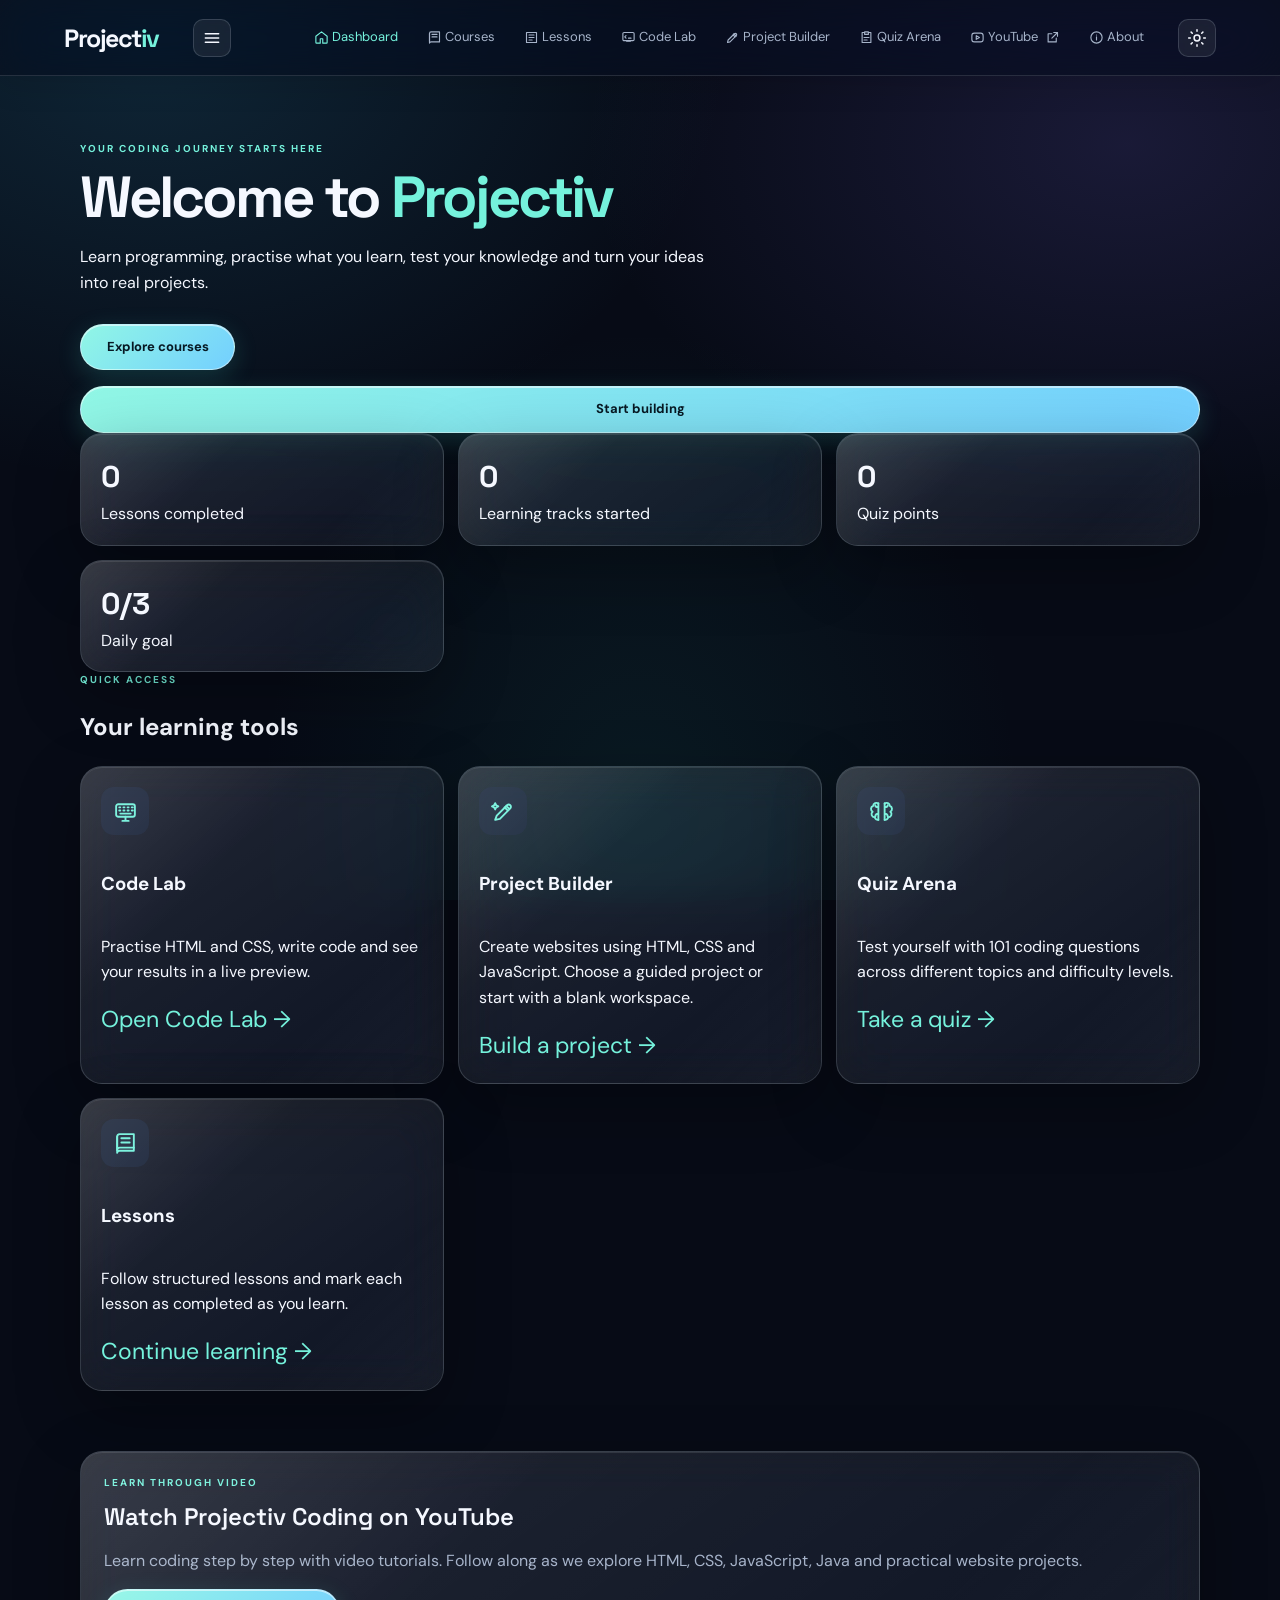
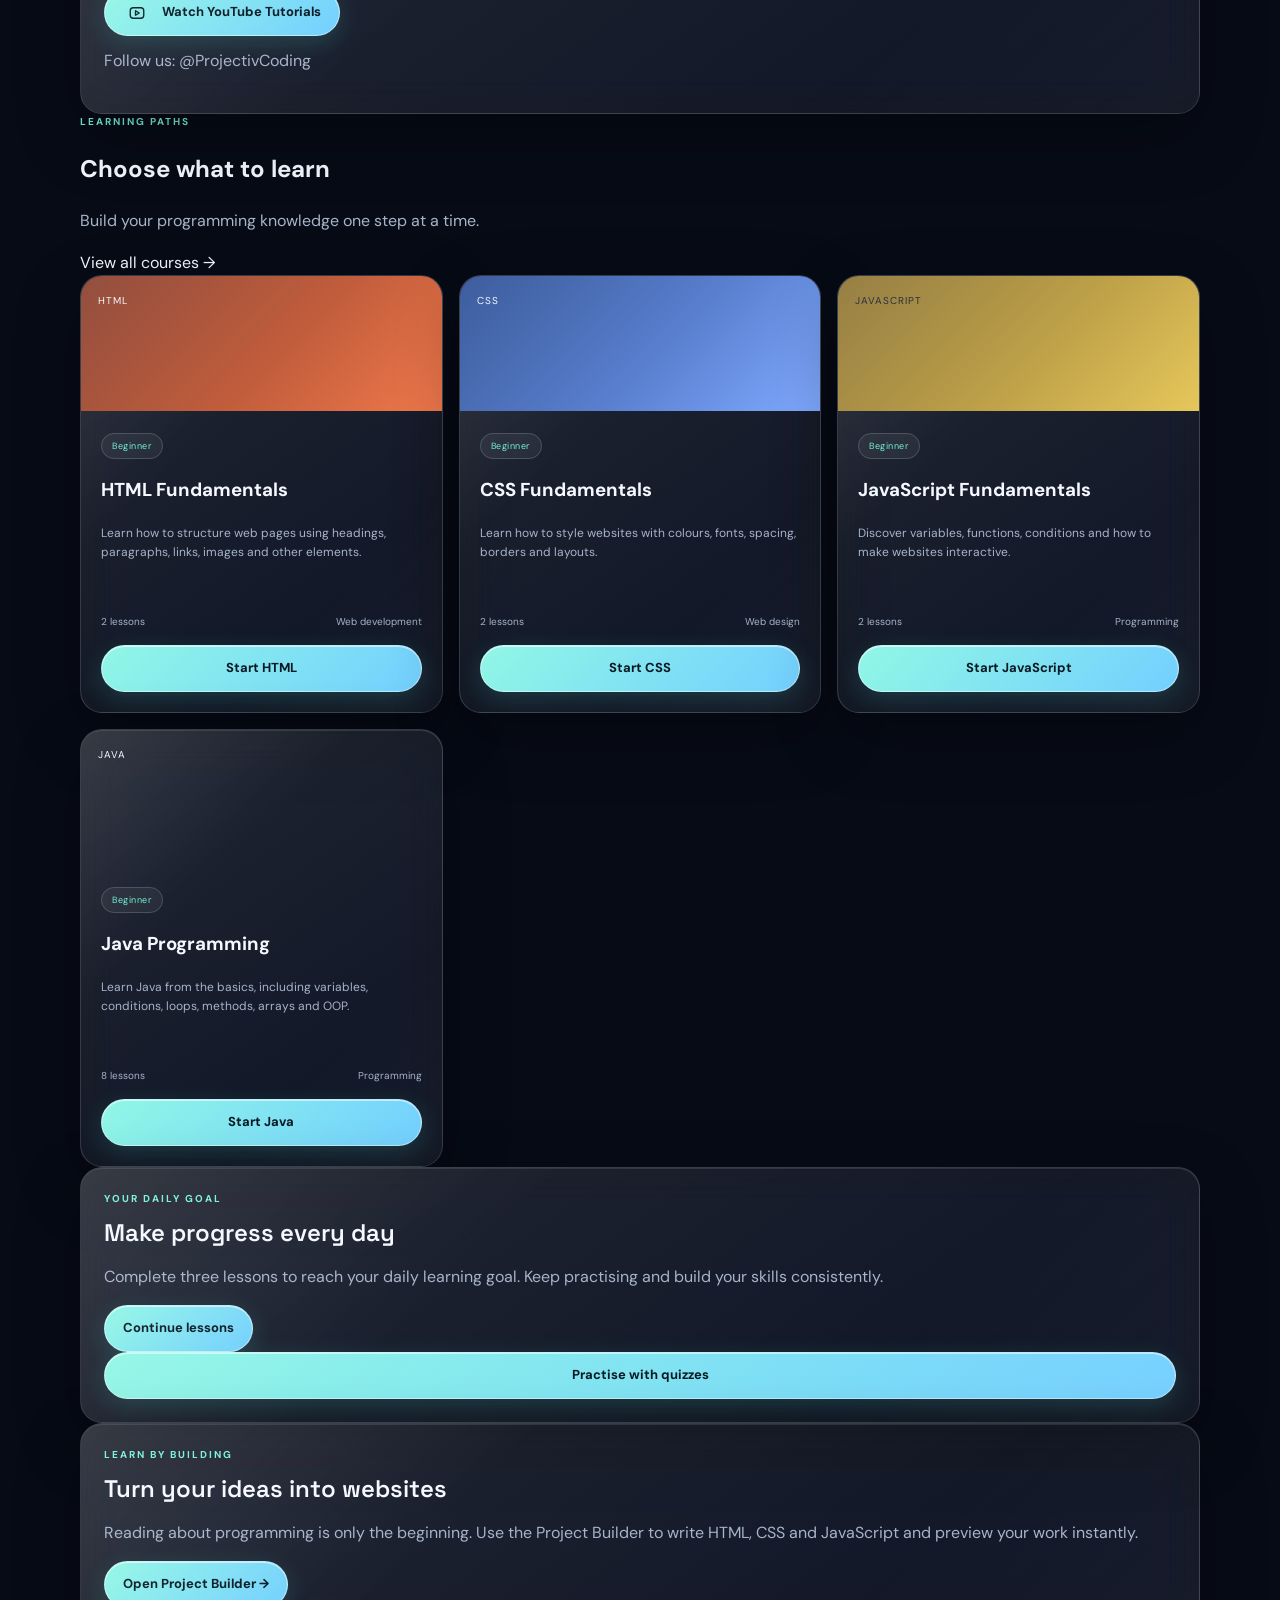
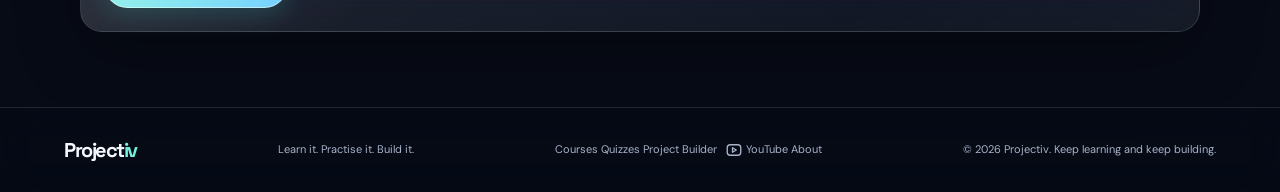
<file: index.html>
<!doctype html>
<html lang="en">
<head>
  <meta charset="utf-8">
  <meta name="viewport" content="width=device-width, initial-scale=1">
  <meta name="theme-color" content="#0b1220">
  <title>Projectiv — Learn, Practise, Build</title>
  <meta name="description" content="Learn HTML, CSS, JavaScript and Java. Practise coding and build real projects with Projectiv.">
  <link rel="stylesheet" href="assets/style.css">

  <style>
    /* Clean, consistent navigation and interface icons */
    .pv-icon {
      display: inline-block;
      width: 20px;
      height: 20px;
      fill: none;
      stroke: currentColor;
      stroke-width: 1.8;
      stroke-linecap: round;
      stroke-linejoin: round;
      vertical-align: middle;
      flex-shrink: 0;
    }

    .pv-icon-small {
      width: 15px;
      height: 15px;
      margin-left: 4px;
    }

    .tool-icon {
      display: flex;
      align-items: center;
      justify-content: center;
      width: 48px;
      height: 48px;
      border-radius: 13px;
      background: var(--surface2);
      color: var(--teal);
      margin-bottom: 15px;
    }

    .tool-icon .pv-icon {
      width: 25px;
      height: 25px;
    }

    .youtube-icon {
      width: 18px;
      height: 18px;
      vertical-align: middle;
      margin-left: 5px;
    }

    .hero-actions {
      display: flex;
      flex-wrap: wrap;
      gap: 16px;
      margin-top: 25px;
    }

    .hero-actions .btn {
      min-width: 155px;
      text-align: center;
    }

    @media(max-width:600px) {
      .hero-actions {
        flex-direction: column;
        gap: 12px;
      }

      .hero-actions .btn {
        width: 100%;
      }
    }
  </style>
</head>

<body>

<header class="topbar">
  <a class="brand" href="index.html">Project<span>iv</span></a>

  <button class="menu-btn" id="menuBtn"
          aria-label="Open navigation menu" type="button">
    <svg class="pv-icon" viewBox="0 0 24 24" aria-hidden="true">
      <path d="M4 7h16M4 12h16M4 17h16"/>
    </svg>
  </button>

  <nav id="nav" aria-label="Main navigation">
    <a class="active" href="index.html">
      <svg class="pv-icon pv-icon-small" viewBox="0 0 24 24" aria-hidden="true">
        <path d="m3 10 9-7 9 7v10a1 1 0 0 1-1 1h-6v-7h-4v7H4a1 1 0 0 1-1-1z"/>
      </svg>
      Dashboard
    </a>

    <a href="courses.html">
      <svg class="pv-icon pv-icon-small" viewBox="0 0 24 24" aria-hidden="true">
        <path d="M4 5.5A2.5 2.5 0 0 1 6.5 3H20v16H6.5A2.5 2.5 0 0 0 4 21z"/>
        <path d="M4 5.5v13M8 7h8m-8 4h8"/>
      </svg>
      Courses
    </a>

    <a href="lessons.html">
      <svg class="pv-icon pv-icon-small" viewBox="0 0 24 24" aria-hidden="true">
        <path d="M4 4h16v16H4z"/>
        <path d="M8 8h8M8 12h8M8 16h5"/>
      </svg>
      Lessons
    </a>

    <a href="practice.html">
      <svg class="pv-icon pv-icon-small" viewBox="0 0 24 24" aria-hidden="true">
        <rect x="3" y="4" width="18" height="13" rx="2"/>
        <path d="m8 9-2 2 2 2m4 0h4m-7 5h6"/>
      </svg>
      Code Lab
    </a>

    <a href="project-builder.html">
      <svg class="pv-icon pv-icon-small" viewBox="0 0 24 24" aria-hidden="true">
        <path d="m14 6 4 4M4 20l4-1 10-10a2.1 2.1 0 0 0-3-3L5 16z"/>
        <path d="m13 8 3 3"/>
      </svg>
      Project Builder
    </a>

    <a href="quizzes.html">
      <svg class="pv-icon pv-icon-small" viewBox="0 0 24 24" aria-hidden="true">
        <path d="M9 4H5v16h14V4h-4"/>
        <path d="M9 3h6v4H9zM8 12h8m-8 4h5"/>
      </svg>
      Quiz Arena
    </a>

    <a href="https://www.youtube.com/@ProjectivCoding"
       target="_blank" rel="noopener noreferrer">
      <svg class="pv-icon pv-icon-small" viewBox="0 0 24 24" aria-hidden="true">
        <rect x="3" y="5" width="18" height="14" rx="4"/>
        <path d="m10 9 5 3-5 3z"/>
      </svg>
      YouTube
      <svg class="pv-icon pv-icon-small" viewBox="0 0 24 24" aria-hidden="true">
        <path d="M14 4h6v6M20 4l-9 9"/>
        <path d="M18 13v6H5V6h6"/>
      </svg>
    </a>

    <a href="about.html">
      <svg class="pv-icon pv-icon-small" viewBox="0 0 24 24" aria-hidden="true">
        <circle cx="12" cy="12" r="9"/>
        <path d="M12 11v5m0-8h.01"/>
      </svg>
      About
    </a>
  </nav>

  <button class="theme-btn" id="themeBtn"
          type="button" aria-label="Toggle colour theme">
    <svg class="pv-icon" viewBox="0 0 24 24" aria-hidden="true">
      <circle cx="12" cy="12" r="3.5"/>
      <path d="M12 2v2m0 16v2M4.93 4.93l1.42 1.42m11.3 11.3 1.42 1.42M2 12h2m16 0h2M4.93 19.07l1.42-1.42m11.3-11.3 1.42-1.42"/>
    </svg>
  </button>
</header>

<main class="wrap page">

  <section class="hero">
    <div class="eyebrow">YOUR CODING JOURNEY STARTS HERE</div>
    <h1>Welcome to <span>Projectiv</span></h1>
    <p class="lead">
      Learn programming, practise what you learn, test your knowledge
      and turn your ideas into real projects.
    </p>

    <div class="hero-actions">
      <a class="btn" href="courses.html">Explore courses</a>
      <a class="btn btn-wide" href="project-builder.html">Start building</a>
    </div>
  </section>

  <section class="stats">
    <div class="stat">
      <strong id="lessonsDone">0</strong>
      <span>Lessons completed</span>
    </div>
    <div class="stat">
      <strong id="coursesStarted">0</strong>
      <span>Learning tracks started</span>
    </div>
    <div class="stat">
      <strong id="quizPoints">0</strong>
      <span>Quiz points</span>
    </div>
    <div class="stat">
      <strong id="goalCount">0/3</strong>
      <span>Daily goal</span>
    </div>
  </section>

  <section class="section">
    <div class="section-heading">
      <div>
        <div class="eyebrow">QUICK ACCESS</div>
        <h2>Your learning tools</h2>
      </div>
    </div>

    <div class="tool-grid">

      <a class="tool-card" href="practice.html">
        <div class="tool-icon">
          <svg class="pv-icon" viewBox="0 0 24 24" aria-hidden="true">
            <rect x="3" y="5" width="18" height="12" rx="2"/>
            <path d="M6 8h1m3 0h1m3 0h1m3 0h1M6 11h1m3 0h1m3 0h1m3 0h1M7 14h10M9 21h6m-3-4v4"/>
          </svg>
        </div>
        <h3>Code Lab</h3>
        <p>Practise HTML and CSS, write code and see your results in a live preview.</p>
        <span class="card-link">Open Code Lab →</span>
      </a>

      <a class="tool-card" href="project-builder.html">
        <div class="tool-icon">
          <svg class="pv-icon" viewBox="0 0 24 24" aria-hidden="true">
            <path d="m14.5 6.5 3 3M4 20l4.5-1 10-10a2.12 2.12 0 0 0-3-3l-10 10L4 20z"/>
            <path d="m13 8 3 3"/>
            <path d="m4 4 1 2 2 1-2 1-1 2-1-2-2-1 2-1 1-2z"/>
          </svg>
        </div>
        <h3>Project Builder</h3>
        <p>Create websites using HTML, CSS and JavaScript. Choose a guided project or start with a blank workspace.</p>
        <span class="card-link">Build a project →</span>
      </a>

      <a class="tool-card" href="quizzes.html">
        <div class="tool-icon">
          <svg class="pv-icon" viewBox="0 0 24 24" aria-hidden="true">
            <path d="M9 4.5a3 3 0 0 0-5 2.2 3 3 0 0 0-.5 5.5 3 3 0 0 0 2 5.3A3 3 0 0 0 9 20"/>
            <path d="M15 4.5a3 3 0 0 1 5 2.2 3 3 0 0 1 .5 5.5 3 3 0 0 1-2 5.3A3 3 0 0 1 15 20"/>
            <path d="M9 4v16m6-16v16M9 8c-2 0-3-1-3-2m3 8c-2 0-3 1-3 3m9-9c2 0 3-1 3-2m-3 8c2 0 3 1 3 3"/>
          </svg>
        </div>
        <h3>Quiz Arena</h3>
        <p>Test yourself with 101 coding questions across different topics and difficulty levels.</p>
        <span class="card-link">Take a quiz →</span>
      </a>

      <a class="tool-card" href="lessons.html">
        <div class="tool-icon">
          <svg class="pv-icon" viewBox="0 0 24 24" aria-hidden="true">
            <path d="M4 5.5A2.5 2.5 0 0 1 6.5 3H20v16H6.5A2.5 2.5 0 0 0 4 21z"/>
            <path d="M4 5.5v13A2.5 2.5 0 0 1 6.5 16H20M8 7h8m-8 4h8"/>
          </svg>
        </div>
        <h3>Lessons</h3>
        <p>Follow structured lessons and mark each lesson as completed as you learn.</p>
        <span class="card-link">Continue learning →</span>
      </a>

    </div>
  </section>

  <section class="section">
    <div class="panel">
      <div class="eyebrow">LEARN THROUGH VIDEO</div>
      <h2>Watch Projectiv Coding on YouTube</h2>
      <p class="muted">
        Learn coding step by step with video tutorials.
        Follow along as we explore HTML, CSS, JavaScript, Java
        and practical website projects.
      </p>

      <a class="btn" href="https://www.youtube.com/@ProjectivCoding"
         target="_blank" rel="noopener noreferrer">
        <svg class="youtube-icon" viewBox="0 0 24 24"
             fill="none" stroke="currentColor" stroke-width="1.8"
             stroke-linecap="round" stroke-linejoin="round"
             aria-hidden="true">
          <rect x="3" y="5" width="18" height="14" rx="4"/>
          <path d="m10 9 5 3-5 3z"/>
        </svg>
        Watch YouTube Tutorials
      </a>

      <p class="muted" style="margin-top:12px;">
        Follow us: @ProjectivCoding
      </p>
    </div>
  </section>

  <section class="section">
    <div class="section-heading">
      <div>
        <div class="eyebrow">LEARNING PATHS</div>
        <h2>Choose what to learn</h2>
        <p class="muted">Build your programming knowledge one step at a time.</p>
      </div>
      <a href="courses.html" class="text-link">View all courses →</a>
    </div>

    <div class="course-grid">

      <article class="course-card" data-search="html web structure beginner">
        <div class="course-top html-bg"><span>HTML</span></div>
        <div class="course-body">
          <span class="tag">Beginner</span>
          <h3>HTML Fundamentals</h3>
          <p>Learn how to structure web pages using headings, paragraphs, links, images and other elements.</p>
          <div class="course-meta"><span>2 lessons</span><span>Web development</span></div>
          <div class="progress-track"><div class="progress-fill" id="htmlProgress"></div></div>
          <a class="btn btn-wide" href="lessons.html">Start HTML</a>
        </div>
      </article>

      <article class="course-card" data-search="css styling design beginner">
        <div class="course-top css-bg"><span>CSS</span></div>
        <div class="course-body">
          <span class="tag">Beginner</span>
          <h3>CSS Fundamentals</h3>
          <p>Learn how to style websites with colours, fonts, spacing, borders and layouts.</p>
          <div class="course-meta"><span>2 lessons</span><span>Web design</span></div>
          <div class="progress-track"><div class="progress-fill" id="cssProgress"></div></div>
          <a class="btn btn-wide" href="lessons.html">Start CSS</a>
        </div>
      </article>

      <article class="course-card" data-search="javascript programming interactive beginner">
        <div class="course-top js-bg"><span>JAVASCRIPT</span></div>
        <div class="course-body">
          <span class="tag">Beginner</span>
          <h3>JavaScript Fundamentals</h3>
          <p>Discover variables, functions, conditions and how to make websites interactive.</p>
          <div class="course-meta"><span>2 lessons</span><span>Programming</span></div>
          <div class="progress-track"><div class="progress-fill" id="jsProgress"></div></div>
          <a class="btn btn-wide" href="lessons.html">Start JavaScript</a>
        </div>
      </article>

      <article class="course-card" data-search="java programming object oriented beginner">
        <div class="course-top java-bg"><span>JAVA</span></div>
        <div class="course-body">
          <span class="tag">Beginner</span>
          <h3>Java Programming</h3>
          <p>Learn Java from the basics, including variables, conditions, loops, methods, arrays and OOP.</p>
          <div class="course-meta"><span>8 lessons</span><span>Programming</span></div>
          <a class="btn btn-wide" href="java.html">Start Java</a>
        </div>
      </article>

    </div>
  </section>

  <section class="section">
    <div class="panel">
      <div class="eyebrow">YOUR DAILY GOAL</div>
      <h2>Make progress every day</h2>
      <p class="muted">
        Complete three lessons to reach your daily learning goal.
        Keep practising and build your skills consistently.
      </p>
      <div class="goal-actions">
        <a class="btn" href="lessons.html">Continue lessons</a>
        <a class="btn btn-wide" href="quizzes.html">Practise with quizzes</a>
      </div>
    </div>
  </section>

  <section class="section">
    <div class="panel">
      <div class="eyebrow">LEARN BY BUILDING</div>
      <h2>Turn your ideas into websites</h2>
      <p class="muted">
        Reading about programming is only the beginning.
        Use the Project Builder to write HTML, CSS and JavaScript
        and preview your work instantly.
      </p>
      <a class="btn" href="project-builder.html">Open Project Builder →</a>
    </div>
  </section>

</main>

<footer class="footer">
  <a class="brand" href="index.html">Project<span>iv</span></a>
  <p>Learn it. Practise it. Build it.</p>

  <div class="footer-links">
    <a href="courses.html">Courses</a>
    <a href="quizzes.html">Quizzes</a>
    <a href="project-builder.html">Project Builder</a>

    <a href="https://www.youtube.com/@ProjectivCoding"
       target="_blank" rel="noopener noreferrer">
      <svg class="youtube-icon" viewBox="0 0 24 24"
           fill="none" stroke="currentColor" stroke-width="1.8"
           stroke-linecap="round" stroke-linejoin="round"
           aria-hidden="true">
        <rect x="3" y="5" width="18" height="14" rx="4"/>
        <path d="m10 9 5 3-5 3z"/>
      </svg>
      YouTube
    </a>

    <a href="about.html">About</a>
  </div>

  <p class="muted">© 2026 Projectiv. Keep learning and keep building.</p>
</footer>

<script src="assets/script.js"></script>
</body>
</html>
</file>
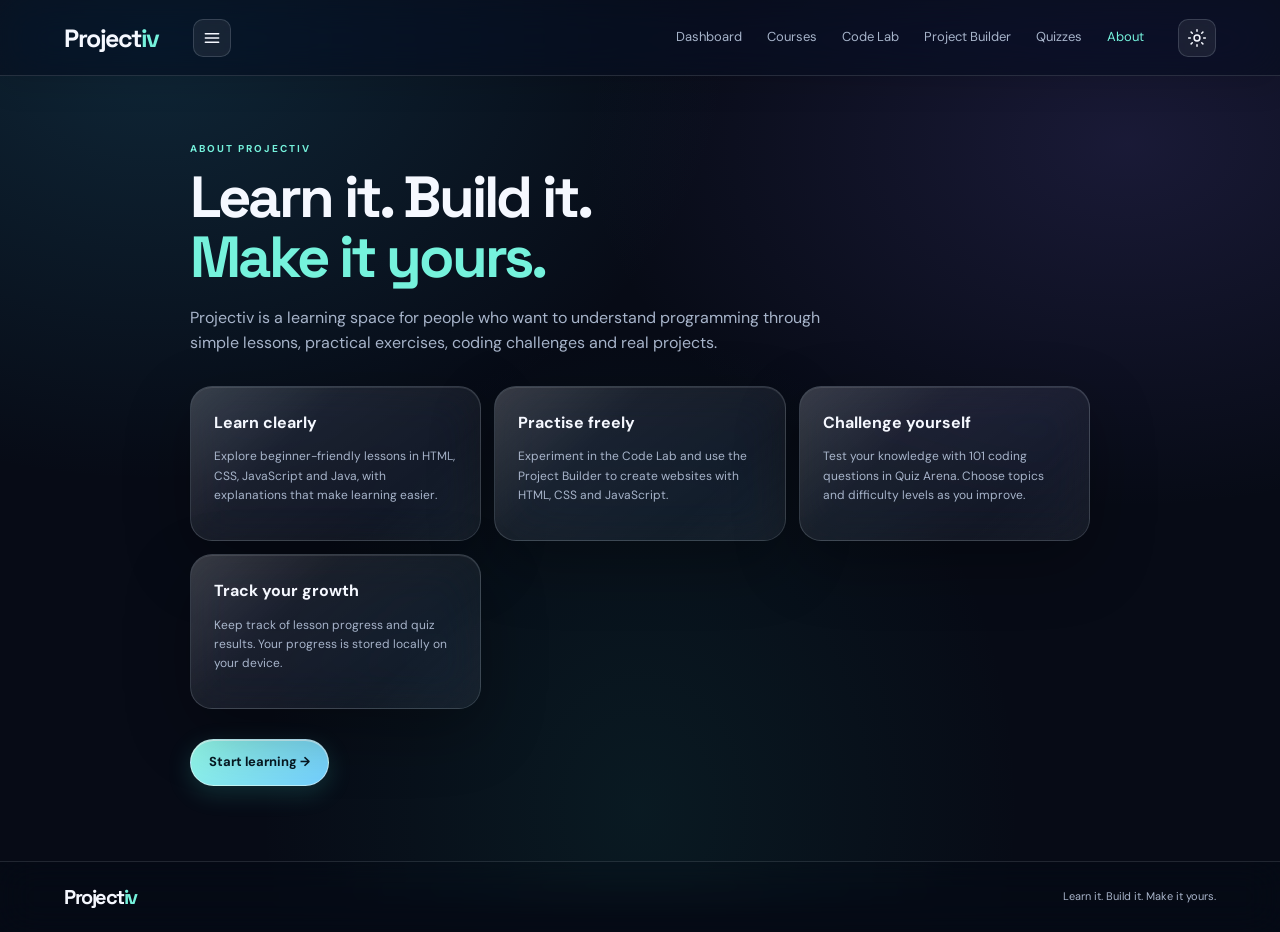
<file: about.html>
<!doctype html>
<html lang="en">
<head>
<meta charset="utf-8">
<meta name="viewport" content="width=device-width,initial-scale=1">
<meta name="theme-color" content="#08111f">
<title>About — Projectiv</title>
<link rel="stylesheet" href="assets/style.css">
</head>
<body>

<header class="topbar">
  <a class="brand" href="index.html">Project<span>iv</span></a>

  <button class="menu-btn" id="menuBtn" aria-label="Open menu"><svg class="ui-icon" viewBox="0 0 24 24" aria-hidden="true"><path d="M4 7h16M4 12h16M4 17h16"/></svg></button>

  <nav id="nav">
    <a href="index.html">Dashboard</a>
    <a href="courses.html">Courses</a>
    <a href="practice.html">Code Lab</a>
    <a href="project-builder.html">Project Builder</a>
    <a href="quizzes.html">Quizzes</a>
    <a class="active" href="about.html">About</a>
  </nav>

  <button class="theme-btn" id="themeBtn" aria-label="Toggle theme"><svg class="ui-icon" viewBox="0 0 24 24" aria-hidden="true"><circle cx="12" cy="12" r="3.5"/><path d="M12 2v2m0 16v2M4.93 4.93l1.42 1.42m11.3 11.3 1.42 1.42M2 12h2m16 0h2M4.93 19.07l1.42-1.42m11.3-11.3 1.42-1.42"/></svg></button>
</header>

<main class="wrap page about">

  <p class="eyebrow">ABOUT PROJECTIV</p>

  <h1>Learn it. Build it.<br><span>Make it yours.</span></h1>

  <p class="lead muted">
    Projectiv is a learning space for people who want to understand
    programming through simple lessons, practical exercises,
    coding challenges and real projects.
  </p>

  <div class="about-cards">

    <article class="panel">
      <b>Learn clearly</b>
      <p class="muted">
        Explore beginner-friendly lessons in HTML, CSS, JavaScript
        and Java, with explanations that make learning easier.
      </p>
    </article>

    <article class="panel">
      <b>Practise freely</b>
      <p class="muted">
        Experiment in the Code Lab and use the Project Builder
        to create websites with HTML, CSS and JavaScript.
      </p>
    </article>

    <article class="panel">
      <b>Challenge yourself</b>
      <p class="muted">
        Test your knowledge with 101 coding questions in Quiz Arena.
        Choose topics and difficulty levels as you improve.
      </p>
    </article>

    <article class="panel">
      <b>Track your growth</b>
      <p class="muted">
        Keep track of lesson progress and quiz results.
        Your progress is stored locally on your device.
      </p>
    </article>

  </div>

  <a class="btn" href="courses.html">Start learning →</a>

</main>

<footer>
  <a class="brand" href="index.html">Project<span>iv</span></a>
  <span>Learn it. Build it. Make it yours.</span>
</footer>

<script src="assets/script.js"></script>

</body>
</html>
</file>
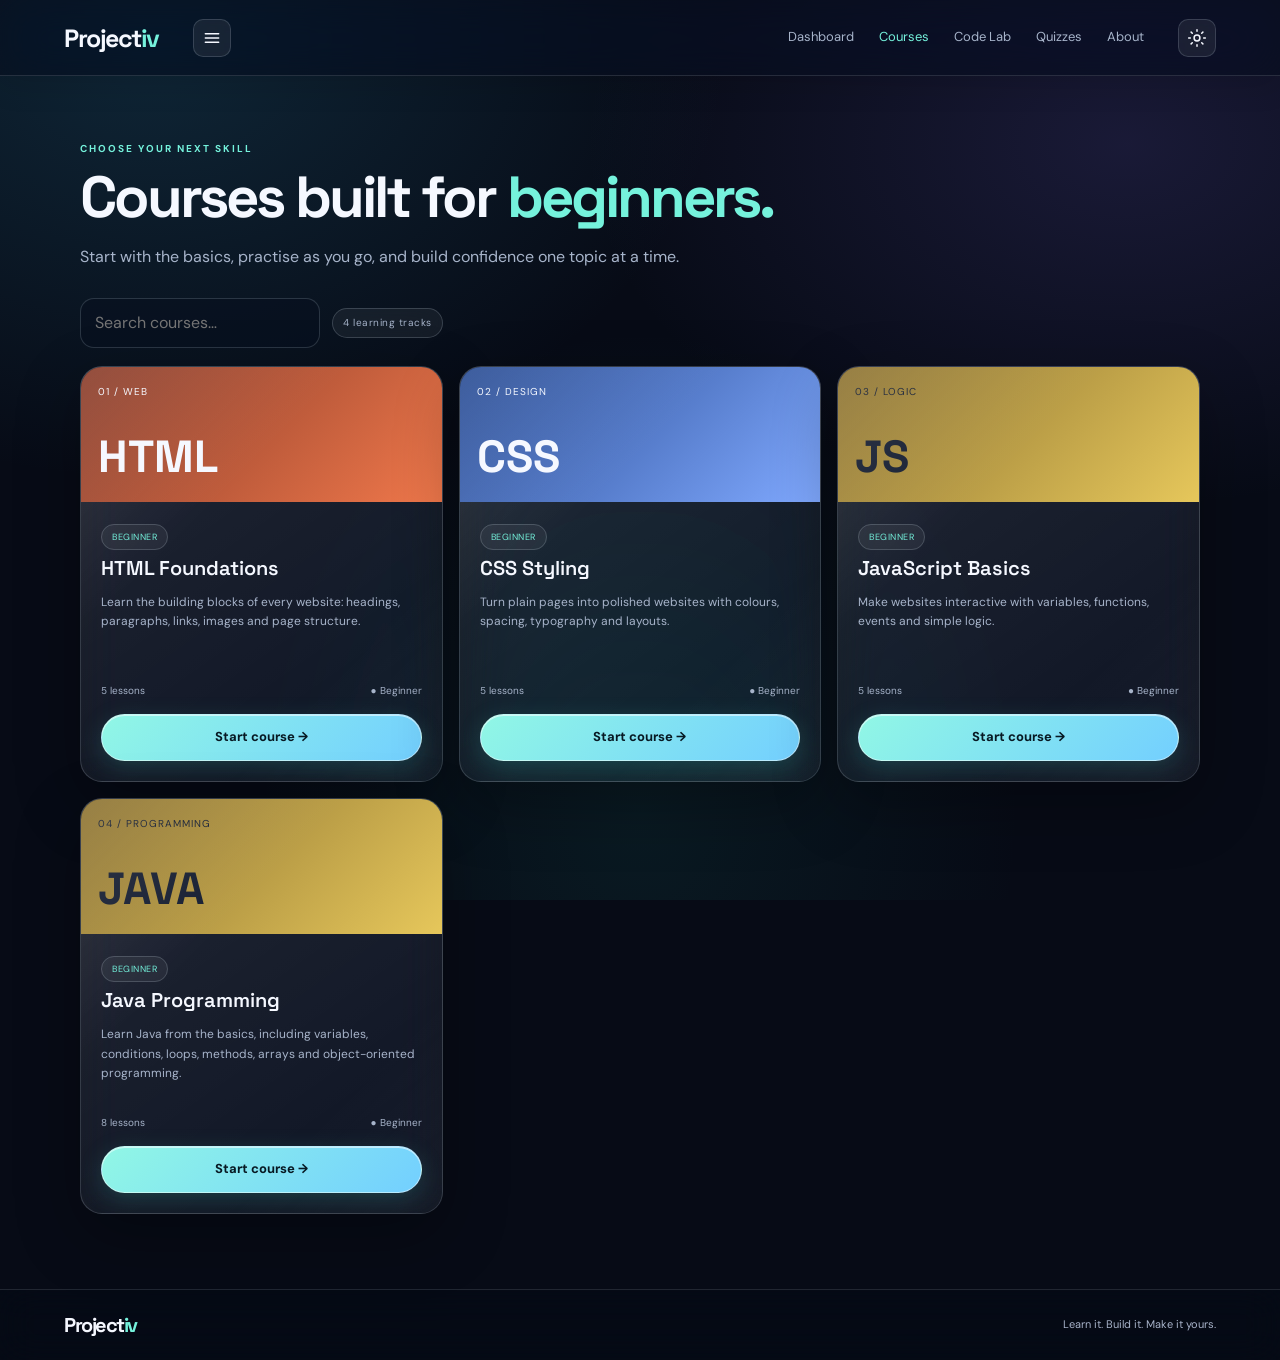
<file: courses.html>
<!doctype html>
<html lang="en">
<head>
  <meta charset="utf-8">
  <meta name="viewport" content="width=device-width,initial-scale=1">
  <title>Courses — Projectiv</title>
  <link rel="stylesheet" href="assets/style.css">
</head>
<body>

<header class="topbar">
  <a class="brand" href="index.html">Project<span>iv</span></a>
  <button class="menu-btn" id="menuBtn"><svg class="ui-icon" viewBox="0 0 24 24" aria-hidden="true"><path d="M4 7h16M4 12h16M4 17h16"/></svg></button>

  <nav id="nav">
    <a href="index.html">Dashboard</a>
    <a class="active" href="courses.html">Courses</a>
    <a href="practice.html">Code Lab</a>
    <a href="quizzes.html">Quizzes</a>
    <a href="about.html">About</a>
  </nav>

  <button class="theme-btn" id="themeBtn"><svg class="ui-icon" viewBox="0 0 24 24" aria-hidden="true"><circle cx="12" cy="12" r="3.5"/><path d="M12 2v2m0 16v2M4.93 4.93l1.42 1.42m11.3 11.3 1.42 1.42M2 12h2m16 0h2M4.93 19.07l1.42-1.42m11.3-11.3 1.42-1.42"/></svg></button>
</header>

<main class="wrap page">

  <p class="eyebrow">CHOOSE YOUR NEXT SKILL</p>

  <h1>Courses built for <span>beginners.</span></h1>

  <p class="muted lead">
    Start with the basics, practise as you go, and build confidence one topic at a time.
  </p>

  <div class="filter-row">
    <input
      id="courseSearch"
      class="search"
      placeholder="Search courses…"
      aria-label="Search courses"
    >
    <span class="pill">4 learning tracks</span>
  </div>

  <div class="course-grid" id="courseGrid">

    <!-- HTML COURSE -->
    <article class="course-card" data-search="html website structure beginner">
      <div class="course-top html-bg">
        <span>01 / WEB</span>
        <b>HTML</b>
      </div>

      <div class="course-body">
        <span class="tag">BEGINNER</span>
        <h2>HTML Foundations</h2>
        <p>
          Learn the building blocks of every website: headings, paragraphs,
          links, images and page structure.
        </p>

        <div class="course-meta">
          <span>5 lessons</span>
          <span>● Beginner</span>
        </div>

        <a class="btn btn-wide" href="lessons.html">Start course →</a>
      </div>
    </article>

    <!-- CSS COURSE -->
    <article class="course-card" data-search="css design styling colors layout beginner">
      <div class="course-top css-bg">
        <span>02 / DESIGN</span>
        <b>CSS</b>
      </div>

      <div class="course-body">
        <span class="tag">BEGINNER</span>
        <h2>CSS Styling</h2>
        <p>
          Turn plain pages into polished websites with colours, spacing,
          typography and layouts.
        </p>

        <div class="course-meta">
          <span>5 lessons</span>
          <span>● Beginner</span>
        </div>

        <a class="btn btn-wide" href="lessons.html#css">Start course →</a>
      </div>
    </article>

    <!-- JAVASCRIPT COURSE -->
    <article class="course-card" data-search="javascript programming interaction beginner">
      <div class="course-top js-bg">
        <span>03 / LOGIC</span>
        <b>JS</b>
      </div>

      <div class="course-body">
        <span class="tag">BEGINNER</span>
        <h2>JavaScript Basics</h2>
        <p>
          Make websites interactive with variables, functions, events
          and simple logic.
        </p>

        <div class="course-meta">
          <span>5 lessons</span>
          <span>● Beginner</span>
        </div>

        <a class="btn btn-wide" href="lessons.html#js">Start course →</a>
      </div>
    </article>

    <!-- JAVA COURSE -->
    <article class="course-card" data-search="java programming variables loops methods arrays oop beginner">
      <div class="course-top js-bg">
        <span>04 / PROGRAMMING</span>
        <b>JAVA</b>
      </div>

      <div class="course-body">
        <span class="tag">BEGINNER</span>
        <h2>Java Programming</h2>
        <p>
          Learn Java from the basics, including variables, conditions,
          loops, methods, arrays and object-oriented programming.
        </p>

        <div class="course-meta">
          <span>8 lessons</span>
          <span>● Beginner</span>
        </div>

        <a class="btn btn-wide" href="java.html">Start course →</a>
      </div>
    </article>

  </div>

  <p id="noCourses" class="muted" hidden>
    No courses match that search. Try another word.
  </p>

</main>

<footer>
  <a class="brand" href="index.html">Project<span>iv</span></a>
  <span>Learn it. Build it. Make it yours.</span>
</footer>

<script src="assets/script.js"></script>

</body>
</html>
</file>
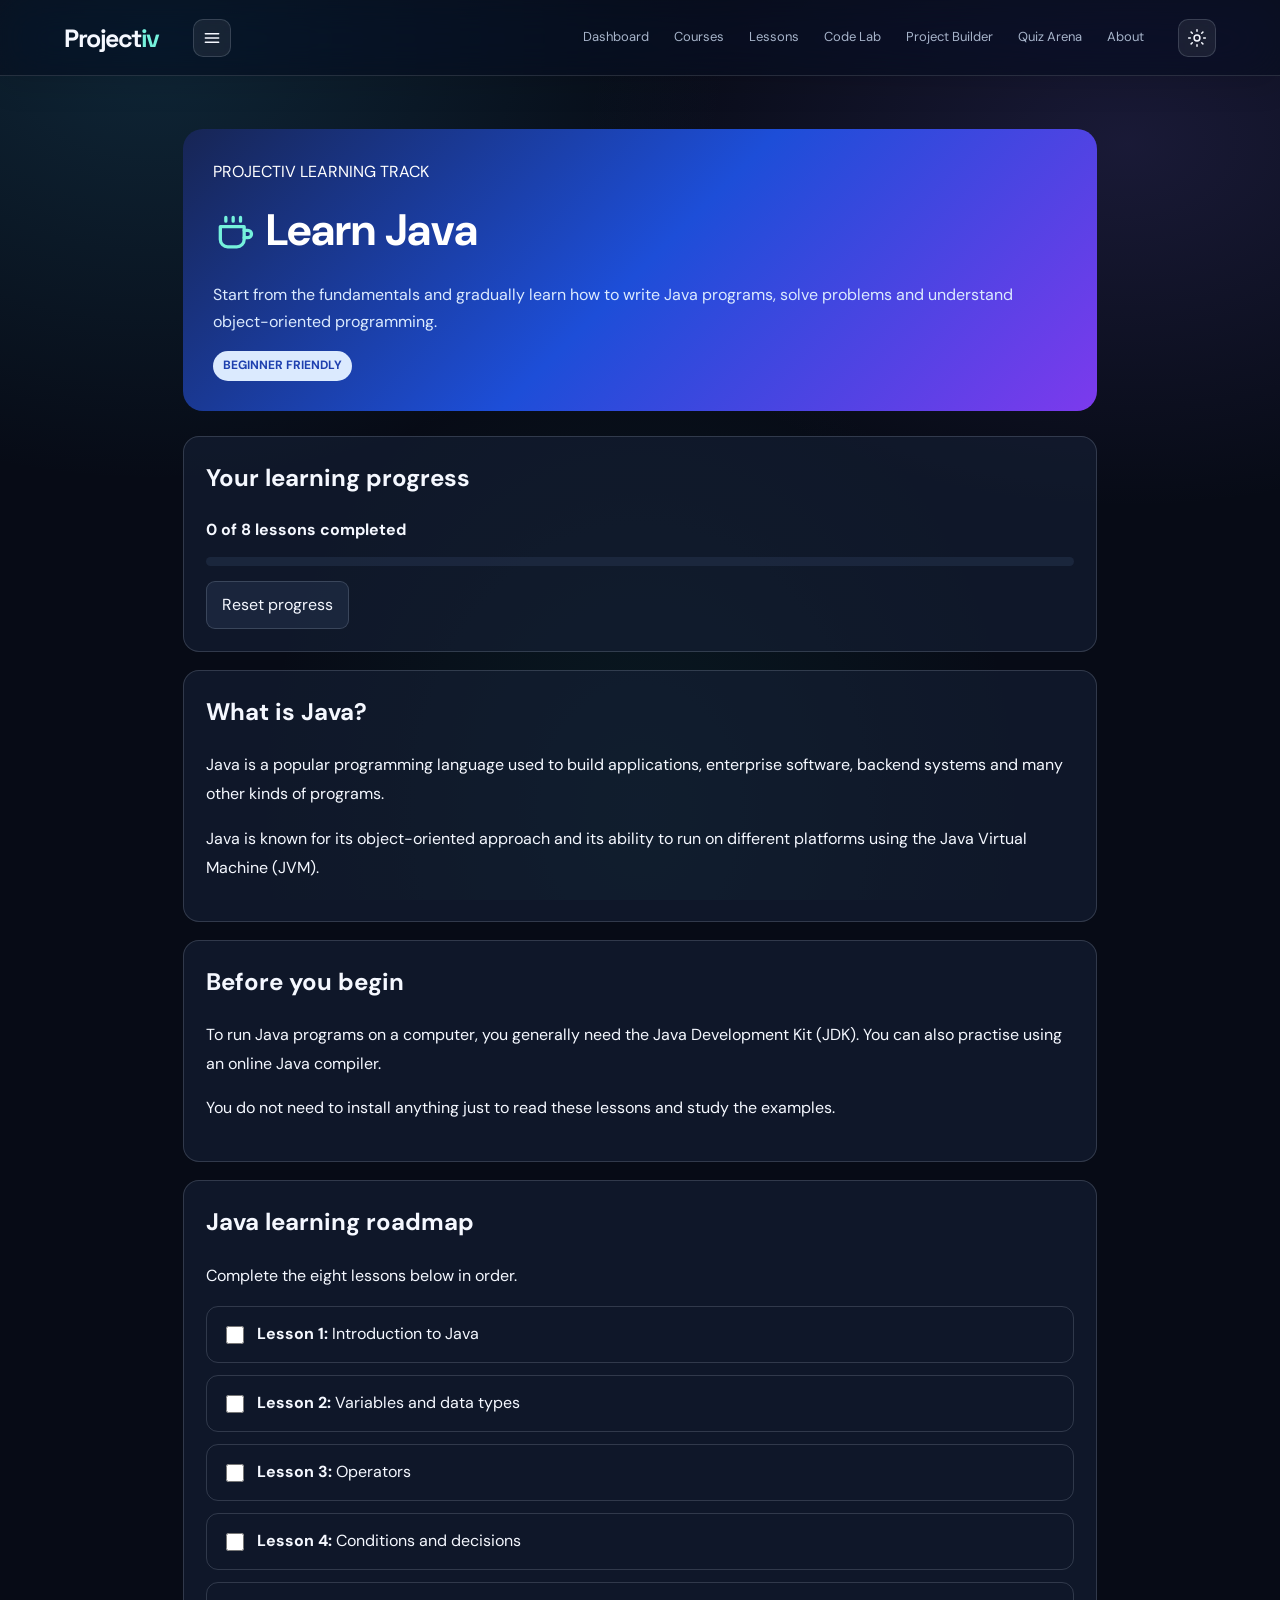
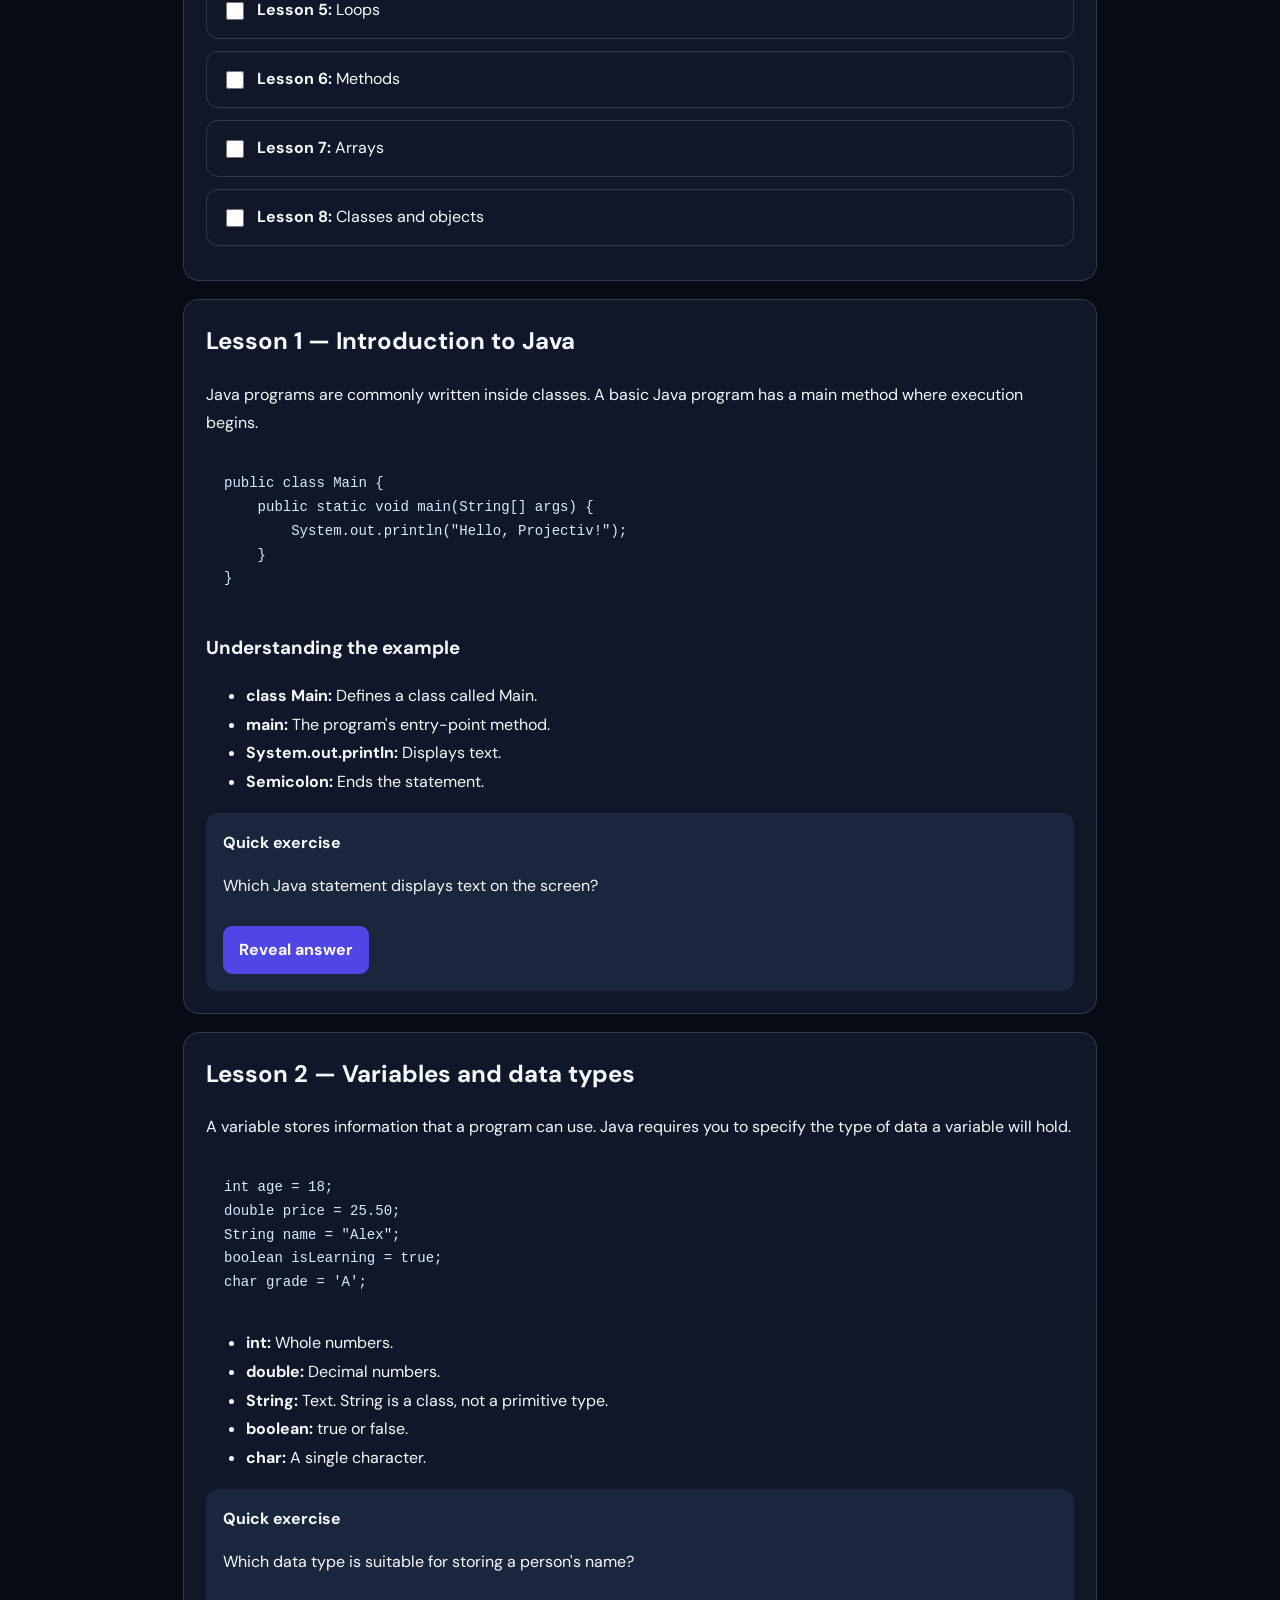
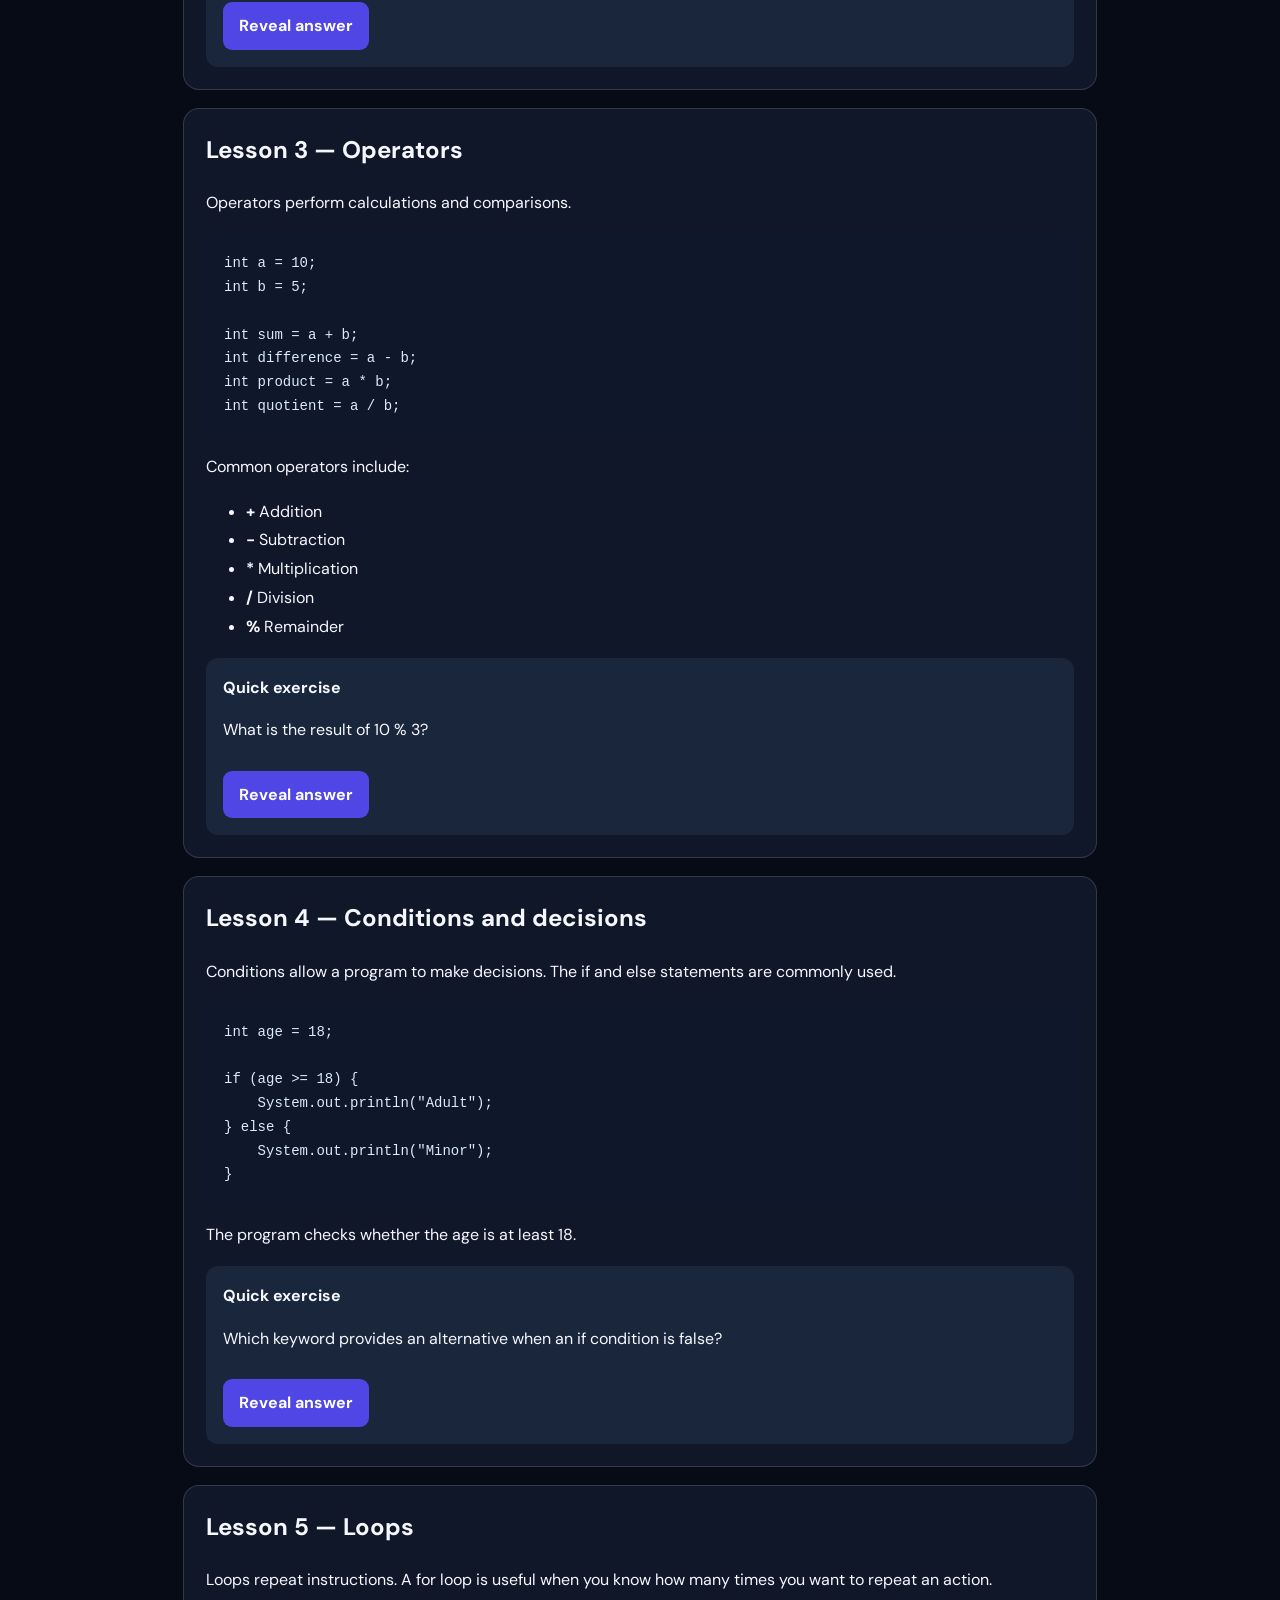
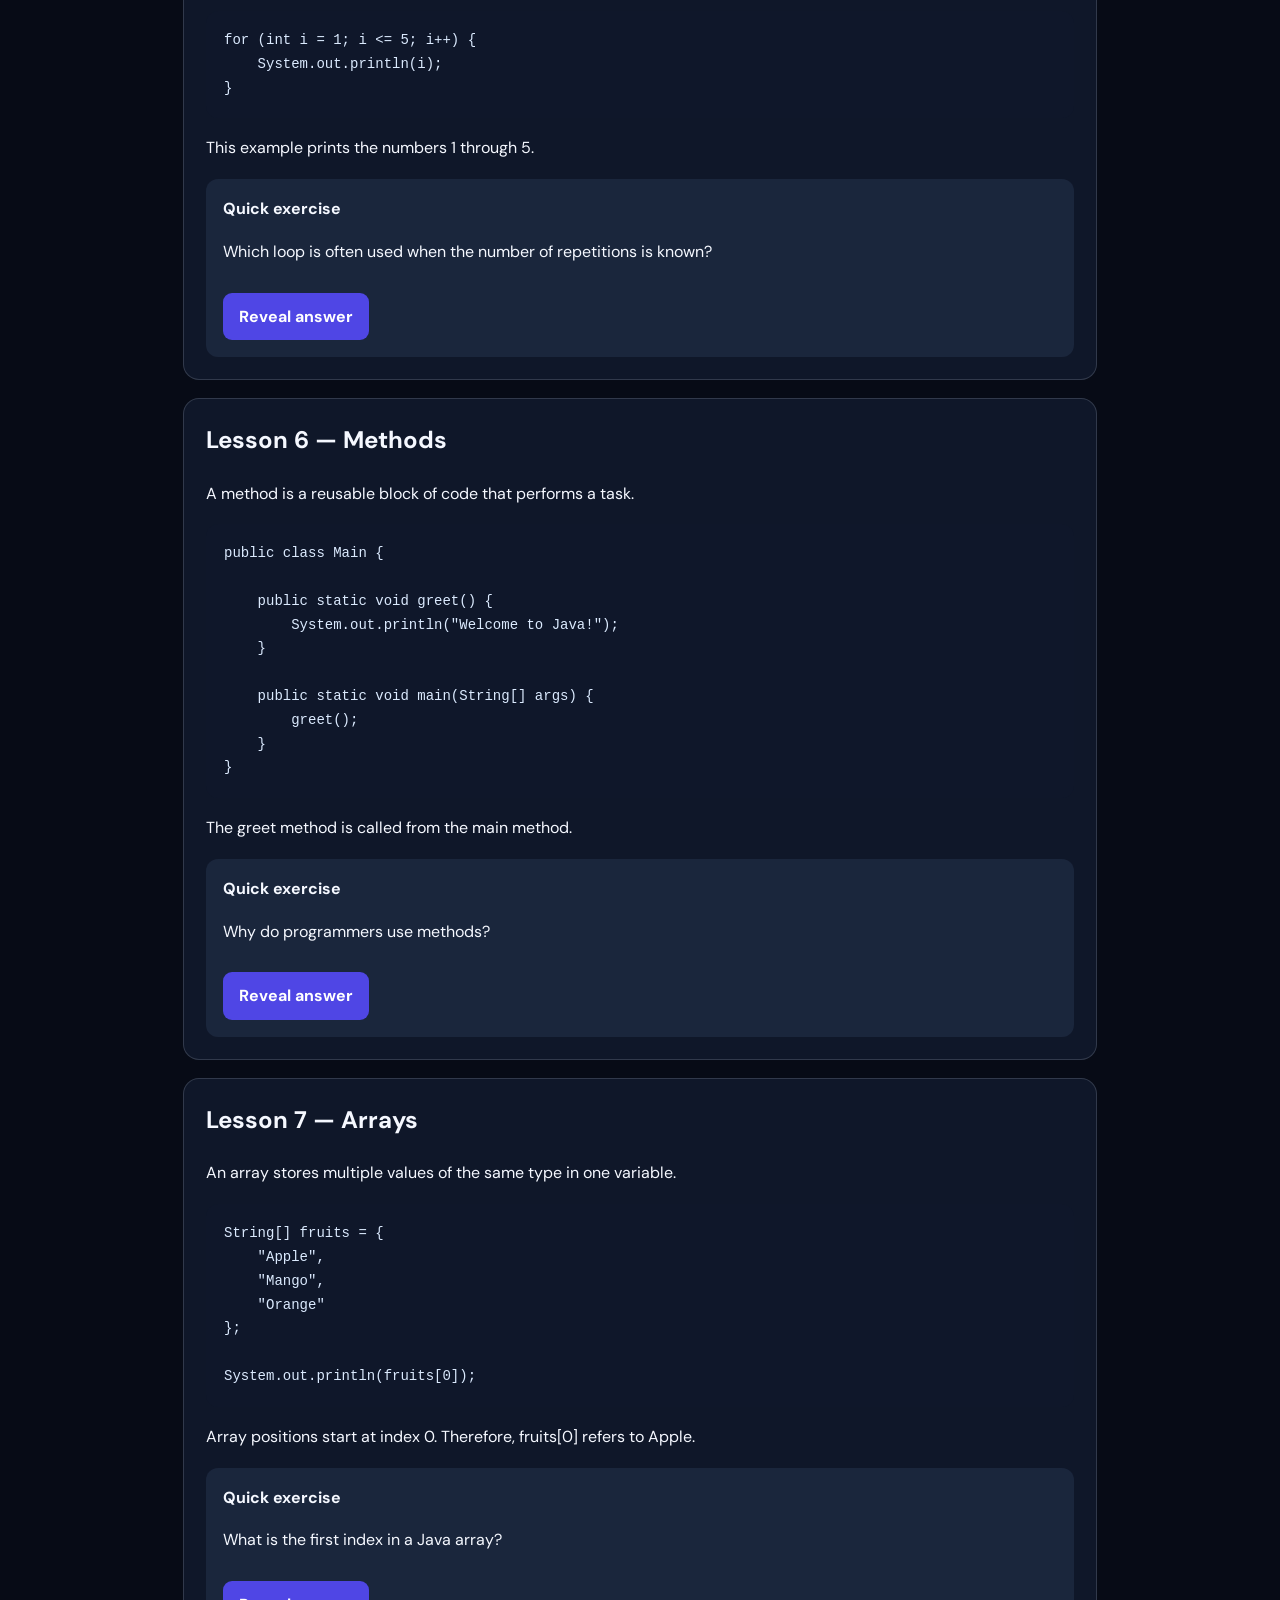
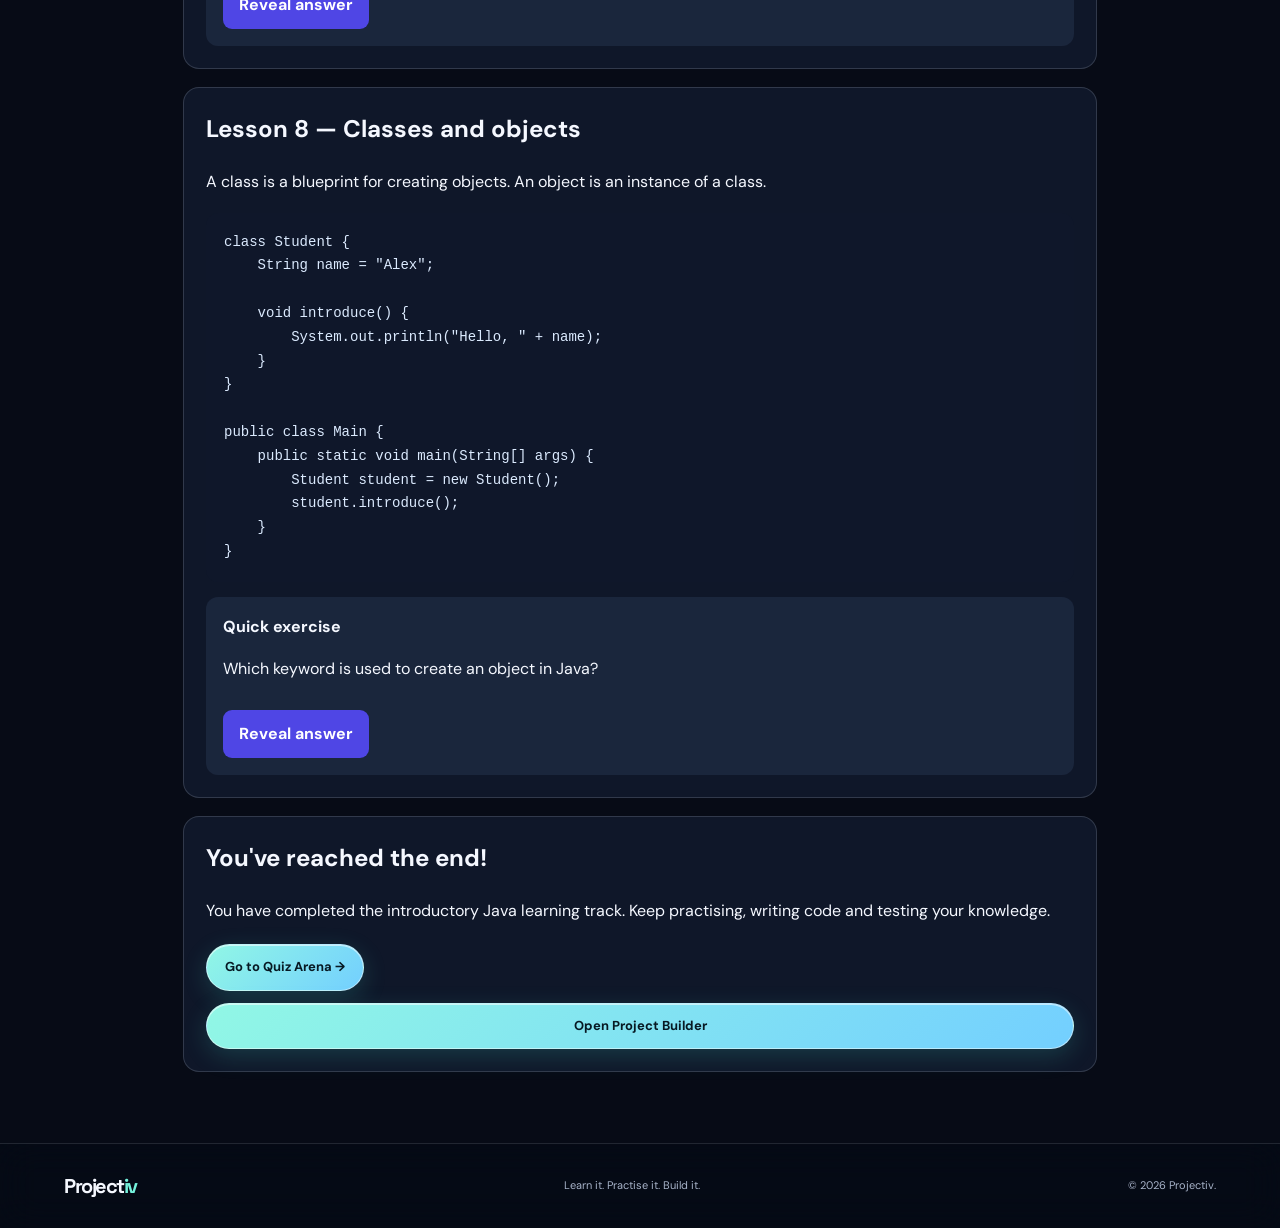
<file: java.html>
<!doctype html>
<html lang="en">
<head>
  <meta charset="UTF-8">
  <meta name="viewport" content="width=device-width, initial-scale=1">
  <meta name="theme-color" content="#101827">
  <title>Learn Java | Projectiv</title>
  <link rel="stylesheet" href="assets/style.css">

  <style>
    .java-page {
      max-width: 950px;
      margin: 35px auto;
      padding: 18px;
    }

    .java-hero {
      background: linear-gradient(135deg, #172554, #1d4ed8, #7c3aed);
      color: white;
      border-radius: 20px;
      padding: 30px;
      margin-bottom: 25px;
    }

    .java-hero h1 {
      font-size: clamp(30px, 6vw, 44px);
      margin: 10px 0;
    }

    .java-hero p {
      line-height: 1.7;
      color: #dbeafe;
    }

    .java-card {
      background: var(--surface, #fff);
      color: var(--text, #182033);
      border: 1px solid var(--line, #e5e7eb);
      border-radius: 16px;
      padding: 22px;
      margin-bottom: 18px;
    }

    .java-card h2 { margin-top: 0; }
    .java-card h3 { margin-top: 24px; }
    .java-card p, .java-card li { line-height: 1.8; }

    .java-code {
      display: block;
      background: #0f172a;
      color: #dbeafe;
      padding: 18px;
      border-radius: 12px;
      overflow-x: auto;
      font-size: 14px;
      line-height: 1.7;
      white-space: pre;
    }

    .java-tag {
      display: inline-block;
      background: #dbeafe;
      color: #1e40af;
      padding: 5px 10px;
      border-radius: 20px;
      font-size: 12px;
      font-weight: bold;
    }

    .java-exercise {
      background: var(--surface2, #f1f5f9);
      color: var(--text, #1e293b);
      border-radius: 12px;
      padding: 17px;
      margin-top: 15px;
    }

    .java-exercise button {
      border: 0;
      background: #4f46e5;
      color: white;
      padding: 11px 16px;
      border-radius: 9px;
      margin-top: 10px;
      cursor: pointer;
      font-weight: bold;
    }

    .java-answer {
      display: none;
      margin-top: 12px;
      font-weight: 600;
      line-height: 1.6;
    }

    .java-progress {
      width: 100%;
      height: 9px;
      background: var(--surface2, #e2e8f0);
      border-radius: 20px;
      overflow: hidden;
      margin: 15px 0;
    }

    .java-progress-fill {
      height: 100%;
      width: 0;
      background: #2563eb;
      transition: width .3s;
    }

    .java-lesson {
      border: 1px solid var(--line, #e5e7eb);
      border-radius: 12px;
      padding: 15px;
      margin: 12px 0;
    }

    .java-lesson label {
      display: flex;
      gap: 10px;
      align-items: flex-start;
      cursor: pointer;
      line-height: 1.5;
    }

    .java-lesson input {
      margin-top: 4px;
      width: 18px;
      height: 18px;
    }

    .java-actions {
      display: flex;
      flex-wrap: wrap;
      gap: 12px;
      margin-top: 18px;
    }

    .java-reset {
      border: 1px solid var(--line);
      background: var(--surface2);
      color: var(--text);
      padding: 10px 15px;
      border-radius: 9px;
      cursor: pointer;
    }

    @media(max-width: 550px) {
      .java-page { padding: 12px; }
      .java-card { padding: 17px; }
      .java-hero { padding: 22px; }
    }
  </style>
</head>

<body>

<header class="topbar">
  <a class="brand" href="index.html">Project<span>iv</span></a>

  <button class="menu-btn" id="menuBtn" type="button"
    aria-label="Open menu"><svg class="ui-icon" viewBox="0 0 24 24" aria-hidden="true"><path d="M4 7h16M4 12h16M4 17h16"/></svg></button>

  <nav id="nav">
    <a href="index.html">Dashboard</a>
    <a href="courses.html">Courses</a>
    <a href="lessons.html">Lessons</a>
    <a href="practice.html">Code Lab</a>
    <a href="project-builder.html">Project Builder</a>
    <a href="quizzes.html">Quiz Arena</a>
    <a href="about.html">About</a>
  </nav>

  <button class="theme-btn" id="themeBtn" type="button"
    aria-label="Toggle theme"><svg class="ui-icon" viewBox="0 0 24 24" aria-hidden="true"><circle cx="12" cy="12" r="3.5"/><path d="M12 2v2m0 16v2M4.93 4.93l1.42 1.42m11.3 11.3 1.42 1.42M2 12h2m16 0h2M4.93 19.07l1.42-1.42m11.3-11.3 1.42-1.42"/></svg></button>
</header>

<main class="java-page">

  <section class="java-hero">
    <span>PROJECTIV LEARNING TRACK</span>
    <h1><span class="heading-icon"><svg class="tool-svg" viewBox="0 0 24 24" aria-hidden="true"><path d="M4 8h13v7a4 4 0 0 1-4 4H8a4 4 0 0 1-4-4z"/><path d="M17 10h2a2 2 0 0 1 0 4h-2M7 3v2m4-2v2m4-2v2"/></svg></span> Learn Java</h1>
    <p>
      Start from the fundamentals and gradually learn how to
      write Java programs, solve problems and understand
      object-oriented programming.
    </p>
    <span class="java-tag">BEGINNER FRIENDLY</span>
  </section>

  <section class="java-card">
    <h2>Your learning progress</h2>
    <strong id="progressText">0 of 8 lessons completed</strong>

    <div class="java-progress">
      <div class="java-progress-fill" id="progressFill"></div>
    </div>

    <button class="java-reset" id="resetProgress" type="button">
      Reset progress
    </button>
  </section>

  <section class="java-card">
    <h2>What is Java?</h2>
    <p>
      Java is a popular programming language used to build
      applications, enterprise software, backend systems and
      many other kinds of programs.
    </p>
    <p>
      Java is known for its object-oriented approach and its
      ability to run on different platforms using the Java
      Virtual Machine (JVM).
    </p>
  </section>

  <section class="java-card">
    <h2>Before you begin</h2>
    <p>
      To run Java programs on a computer, you generally need
      the Java Development Kit (JDK). You can also practise
      using an online Java compiler.
    </p>
    <p>
      You do not need to install anything just to read these
      lessons and study the examples.
    </p>
  </section>

  <section class="java-card">
    <h2>Java learning roadmap</h2>
    <p>Complete the eight lessons below in order.</p>

    <div class="java-lesson">
      <label><input type="checkbox" data-lesson="1">
        <span><strong>Lesson 1:</strong> Introduction to Java</span>
      </label>
    </div>

    <div class="java-lesson">
      <label><input type="checkbox" data-lesson="2">
        <span><strong>Lesson 2:</strong> Variables and data types</span>
      </label>
    </div>

    <div class="java-lesson">
      <label><input type="checkbox" data-lesson="3">
        <span><strong>Lesson 3:</strong> Operators</span>
      </label>
    </div>

    <div class="java-lesson">
      <label><input type="checkbox" data-lesson="4">
        <span><strong>Lesson 4:</strong> Conditions and decisions</span>
      </label>
    </div>

    <div class="java-lesson">
      <label><input type="checkbox" data-lesson="5">
        <span><strong>Lesson 5:</strong> Loops</span>
      </label>
    </div>

    <div class="java-lesson">
      <label><input type="checkbox" data-lesson="6">
        <span><strong>Lesson 6:</strong> Methods</span>
      </label>
    </div>

    <div class="java-lesson">
      <label><input type="checkbox" data-lesson="7">
        <span><strong>Lesson 7:</strong> Arrays</span>
      </label>
    </div>

    <div class="java-lesson">
      <label><input type="checkbox" data-lesson="8">
        <span><strong>Lesson 8:</strong> Classes and objects</span>
      </label>
    </div>
  </section>

  <section class="java-card">
    <h2>Lesson 1 — Introduction to Java</h2>
    <p>
      Java programs are commonly written inside classes.
      A basic Java program has a main method where execution begins.
    </p>

    <pre class="java-code">public class Main {
    public static void main(String[] args) {
        System.out.println("Hello, Projectiv!");
    }
}</pre>

    <h3>Understanding the example</h3>
    <ul>
      <li><strong>class Main:</strong> Defines a class called Main.</li>
      <li><strong>main:</strong> The program's entry-point method.</li>
      <li><strong>System.out.println:</strong> Displays text.</li>
      <li><strong>Semicolon:</strong> Ends the statement.</li>
    </ul>

    <div class="java-exercise">
      <strong>Quick exercise</strong>
      <p>Which Java statement displays text on the screen?</p>
      <button type="button" onclick="showAnswer('answer1', this)">Reveal answer</button>
      <div class="java-answer" id="answer1">
        System.out.println("Your message");
      </div>
    </div>
  </section>

  <section class="java-card">
    <h2>Lesson 2 — Variables and data types</h2>
    <p>
      A variable stores information that a program can use.
      Java requires you to specify the type of data a variable will hold.
    </p>

    <pre class="java-code">int age = 18;
double price = 25.50;
String name = "Alex";
boolean isLearning = true;
char grade = 'A';</pre>

    <ul>
      <li><strong>int:</strong> Whole numbers.</li>
      <li><strong>double:</strong> Decimal numbers.</li>
      <li><strong>String:</strong> Text. String is a class, not a primitive type.</li>
      <li><strong>boolean:</strong> true or false.</li>
      <li><strong>char:</strong> A single character.</li>
    </ul>

    <div class="java-exercise">
      <strong>Quick exercise</strong>
      <p>Which data type is suitable for storing a person's name?</p>
      <button type="button" onclick="showAnswer('answer2', this)">Reveal answer</button>
      <div class="java-answer" id="answer2">String</div>
    </div>
  </section>

  <section class="java-card">
    <h2>Lesson 3 — Operators</h2>
    <p>Operators perform calculations and comparisons.</p>

    <pre class="java-code">int a = 10;
int b = 5;

int sum = a + b;
int difference = a - b;
int product = a * b;
int quotient = a / b;</pre>

    <p>Common operators include:</p>
    <ul>
      <li><strong>+</strong> Addition</li>
      <li><strong>-</strong> Subtraction</li>
      <li><strong>*</strong> Multiplication</li>
      <li><strong>/</strong> Division</li>
      <li><strong>%</strong> Remainder</li>
    </ul>

    <div class="java-exercise">
      <strong>Quick exercise</strong>
      <p>What is the result of 10 % 3?</p>
      <button type="button" onclick="showAnswer('answer3', this)">Reveal answer</button>
      <div class="java-answer" id="answer3">
        1 — the remainder after division.
      </div>
    </div>
  </section>

  <section class="java-card">
    <h2>Lesson 4 — Conditions and decisions</h2>
    <p>
      Conditions allow a program to make decisions.
      The if and else statements are commonly used.
    </p>

    <pre class="java-code">int age = 18;

if (age >= 18) {
    System.out.println("Adult");
} else {
    System.out.println("Minor");
}</pre>

    <p>The program checks whether the age is at least 18.</p>

    <div class="java-exercise">
      <strong>Quick exercise</strong>
      <p>Which keyword provides an alternative when an if condition is false?</p>
      <button type="button" onclick="showAnswer('answer4', this)">Reveal answer</button>
      <div class="java-answer" id="answer4">else</div>
    </div>
  </section>

  <section class="java-card">
    <h2>Lesson 5 — Loops</h2>
    <p>
      Loops repeat instructions. A for loop is useful when
      you know how many times you want to repeat an action.
    </p>

    <pre class="java-code">for (int i = 1; i <= 5; i++) {
    System.out.println(i);
}</pre>

    <p>This example prints the numbers 1 through 5.</p>

    <div class="java-exercise">
      <strong>Quick exercise</strong>
      <p>Which loop is often used when the number of repetitions is known?</p>
      <button type="button" onclick="showAnswer('answer5', this)">Reveal answer</button>
      <div class="java-answer" id="answer5">A for loop.</div>
    </div>
  </section>

  <section class="java-card">
    <h2>Lesson 6 — Methods</h2>
    <p>A method is a reusable block of code that performs a task.</p>

    <pre class="java-code">public class Main {

    public static void greet() {
        System.out.println("Welcome to Java!");
    }

    public static void main(String[] args) {
        greet();
    }
}</pre>

    <p>The greet method is called from the main method.</p>

    <div class="java-exercise">
      <strong>Quick exercise</strong>
      <p>Why do programmers use methods?</p>
      <button type="button" onclick="showAnswer('answer6', this)">Reveal answer</button>
      <div class="java-answer" id="answer6">
        To organise code and reuse instructions.
      </div>
    </div>
  </section>

  <section class="java-card">
    <h2>Lesson 7 — Arrays</h2>
    <p>
      An array stores multiple values of the same type in one variable.
    </p>

    <pre class="java-code">String[] fruits = {
    "Apple",
    "Mango",
    "Orange"
};

System.out.println(fruits[0]);</pre>

    <p>
      Array positions start at index 0. Therefore, fruits[0]
      refers to Apple.
    </p>

    <div class="java-exercise">
      <strong>Quick exercise</strong>
      <p>What is the first index in a Java array?</p>
      <button type="button" onclick="showAnswer('answer7', this)">Reveal answer</button>
      <div class="java-answer" id="answer7">0</div>
    </div>
  </section>

  <section class="java-card">
    <h2>Lesson 8 — Classes and objects</h2>
    <p>
      A class is a blueprint for creating objects.
      An object is an instance of a class.
    </p>

    <pre class="java-code">class Student {
    String name = "Alex";

    void introduce() {
        System.out.println("Hello, " + name);
    }
}

public class Main {
    public static void main(String[] args) {
        Student student = new Student();
        student.introduce();
    }
}</pre>

    <div class="java-exercise">
      <strong>Quick exercise</strong>
      <p>Which keyword is used to create an object in Java?</p>
      <button type="button" onclick="showAnswer('answer8', this)">Reveal answer</button>
      <div class="java-answer" id="answer8">new</div>
    </div>
  </section>

  <section class="java-card">
    <h2>You've reached the end!</h2>
    <p>
      You have completed the introductory Java learning track.
      Keep practising, writing code and testing your knowledge.
    </p>

    <div class="java-actions">
      <a class="btn" href="quizzes.html">Go to Quiz Arena →</a>
      <a class="btn btn-wide" href="project-builder.html">Open Project Builder</a>
    </div>
  </section>

</main>

<footer class="footer">
  <a class="brand" href="index.html">Project<span>iv</span></a>
  <p>Learn it. Practise it. Build it.</p>
  <p class="muted">© 2026 Projectiv.</p>
</footer>

<script src="assets/script.js"></script>

<script>
(() => {
  "use strict";

  const checkboxes = document.querySelectorAll("[data-lesson]");
  const progressKey = "projectiv_java_lessons";

  window.showAnswer = function(id, button) {
    const answer = document.getElementById(id);
    const isVisible = answer.style.display === "block";

    answer.style.display = isVisible ? "none" : "block";
    button.textContent = isVisible ? "Reveal answer" : "Hide answer";
    button.setAttribute("aria-expanded", String(!isVisible));
  };

  function loadProgress() {
    let saved = [];

    try {
      saved = JSON.parse(localStorage.getItem(progressKey)) || [];
    } catch {}

    checkboxes.forEach(box => {
      box.checked = saved.includes(box.dataset.lesson);
    });

    updateProgress();
  }

  function updateProgress() {
    const completed = [...checkboxes].filter(box => box.checked).length;

    document.getElementById("progressText").textContent =
      `${completed} of 8 lessons completed`;

    document.getElementById("progressFill").style.width =
      `${completed / 8 * 100}%`;

    const saved = [...checkboxes]
      .filter(box => box.checked)
      .map(box => box.dataset.lesson);

    try {
      localStorage.setItem(progressKey, JSON.stringify(saved));
    } catch {}
  }

  checkboxes.forEach(box => {
    box.addEventListener("change", updateProgress);
  });

  document.getElementById("resetProgress").addEventListener("click", () => {
    if (confirm("Reset all Java lesson progress?")) {
      checkboxes.forEach(box => box.checked = false);
      updateProgress();
    }
  });

  loadProgress();
})();
</script>

</body>
</html>
</file>
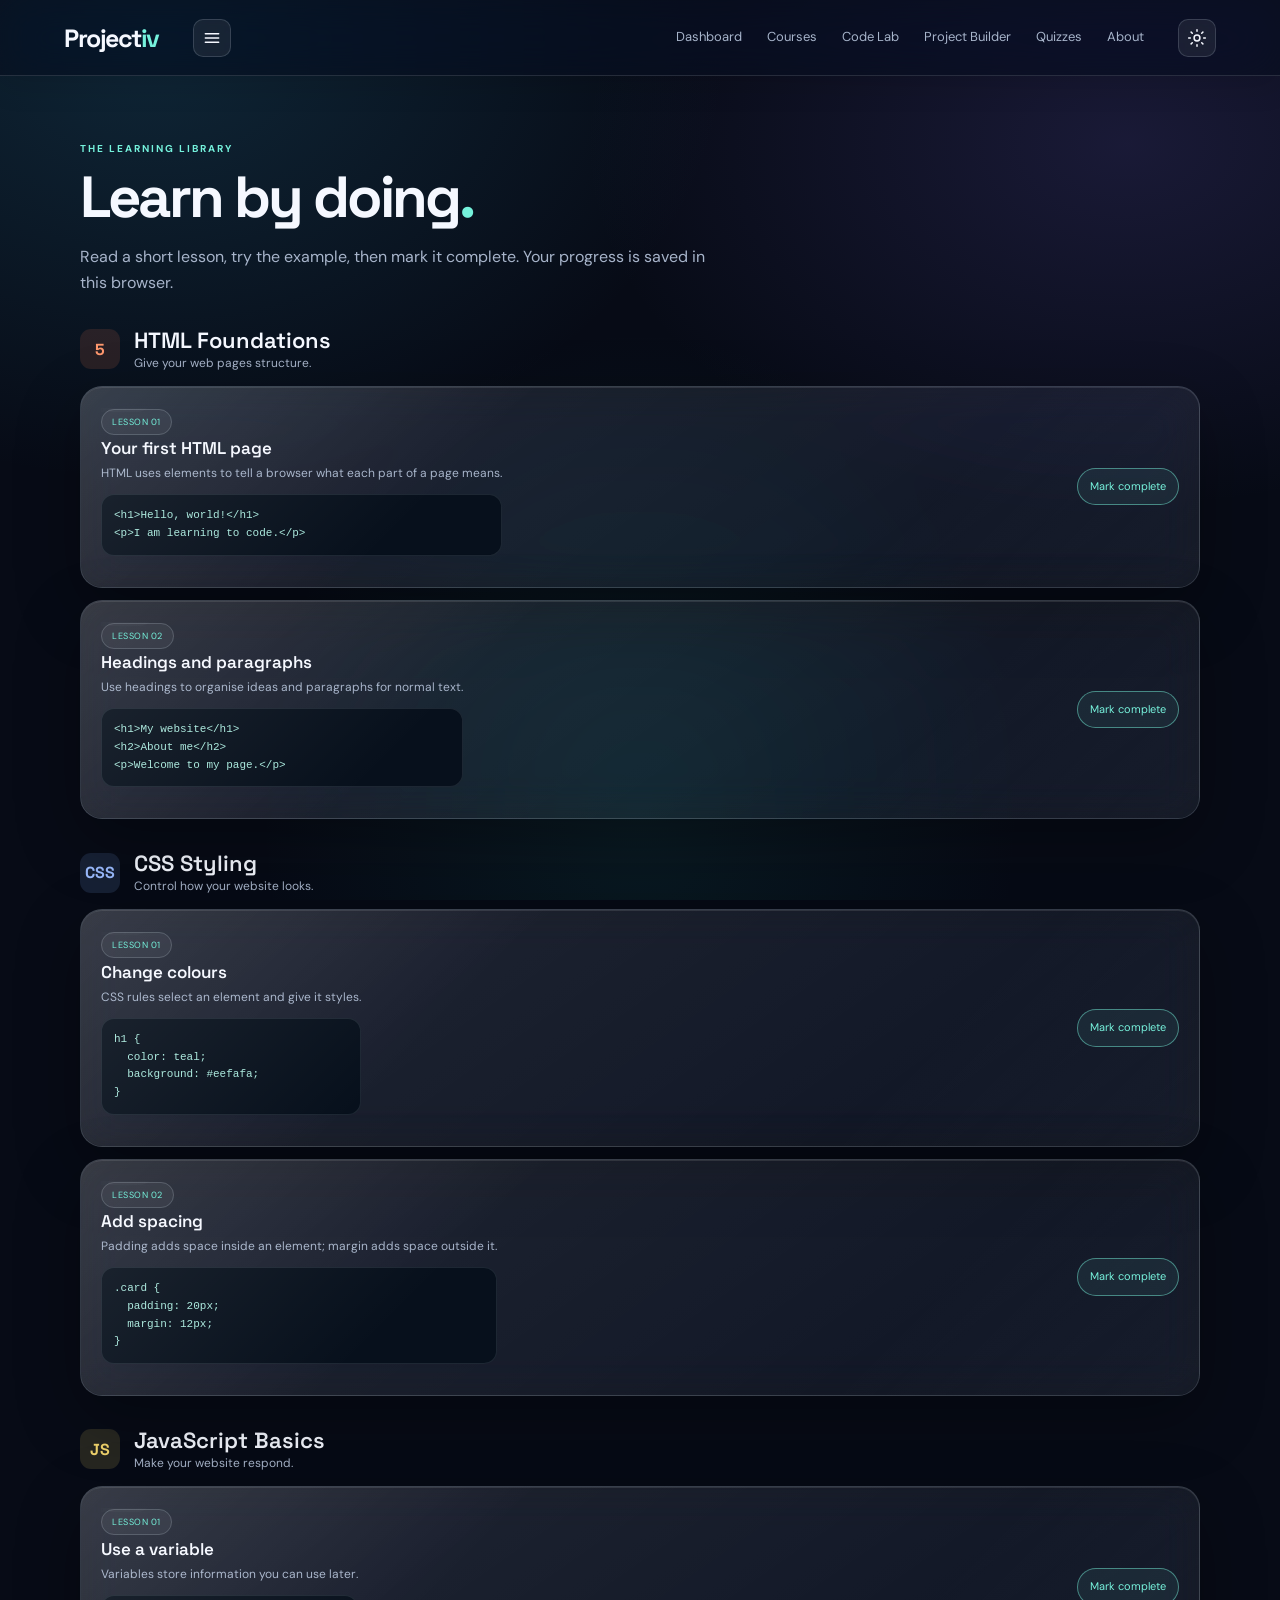
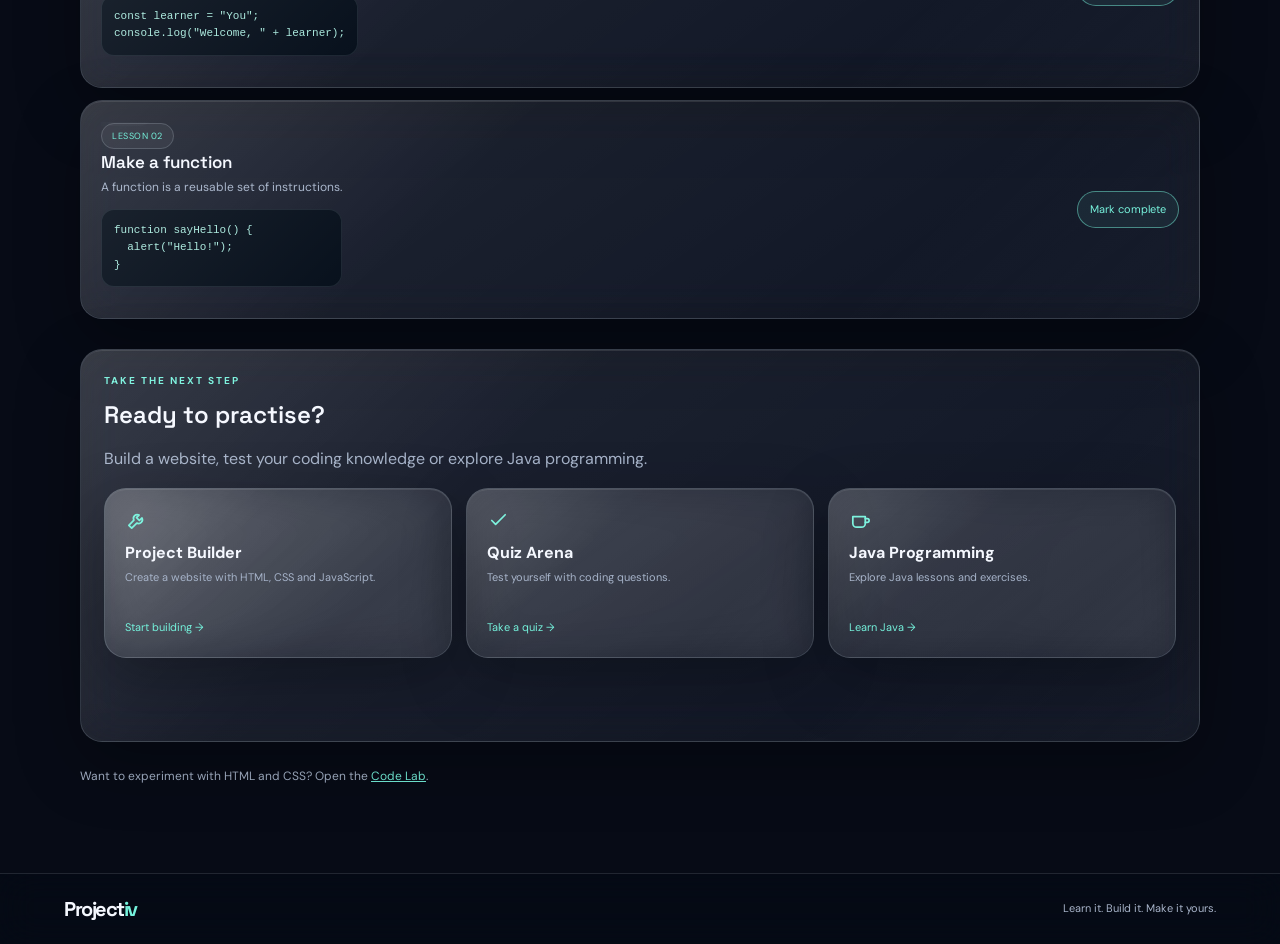
<file: lessons.html>
<!doctype html>
<html lang="en">
<head>
<meta charset="utf-8">
<meta name="viewport" content="width=device-width,initial-scale=1">
<meta name="theme-color" content="#08111f">
<title>Lessons — Projectiv</title>
<link rel="stylesheet" href="assets/style.css">
</head>
<body>

<header class="topbar">
  <a class="brand" href="index.html">Project<span>iv</span></a>
  <button class="menu-btn" id="menuBtn" aria-label="Open menu"><svg class="ui-icon" viewBox="0 0 24 24" aria-hidden="true"><path d="M4 7h16M4 12h16M4 17h16"/></svg></button>

  <nav id="nav">
    <a href="index.html">Dashboard</a>
    <a href="courses.html">Courses</a>
    <a href="practice.html">Code Lab</a>
    <a href="project-builder.html">Project Builder</a>
    <a href="quizzes.html">Quizzes</a>
    <a href="about.html">About</a>
  </nav>

  <button class="theme-btn" id="themeBtn" aria-label="Toggle theme"><svg class="ui-icon" viewBox="0 0 24 24" aria-hidden="true"><circle cx="12" cy="12" r="3.5"/><path d="M12 2v2m0 16v2M4.93 4.93l1.42 1.42m11.3 11.3 1.42 1.42M2 12h2m16 0h2M4.93 19.07l1.42-1.42m11.3-11.3 1.42-1.42"/></svg></button>
</header>

<main class="wrap page">

  <p class="eyebrow">THE LEARNING LIBRARY</p>

  <h1>Learn by doing<span>.</span></h1>

  <p class="muted lead">
    Read a short lesson, try the example, then mark it complete.
    Your progress is saved in this browser.
  </p>

  <!-- HTML -->
  <div class="lesson-group" id="html">

    <div class="lesson-heading">
      <span class="path-symbol html">5</span>
      <div>
        <h2>HTML Foundations</h2>
        <p class="muted">Give your web pages structure.</p>
      </div>
    </div>

    <div class="lesson-list">

      <article class="lesson" data-lesson="html1">
        <div>
          <span class="tag">LESSON 01</span>
          <h3>Your first HTML page</h3>
          <p>HTML uses elements to tell a browser what each part of a page means.</p>
          <pre><code>&lt;h1&gt;Hello, world!&lt;/h1&gt;
&lt;p&gt;I am learning to code.&lt;/p&gt;</code></pre>
        </div>
        <button class="complete-btn">Mark complete</button>
      </article>

      <article class="lesson" data-lesson="html2">
        <div>
          <span class="tag">LESSON 02</span>
          <h3>Headings and paragraphs</h3>
          <p>Use headings to organise ideas and paragraphs for normal text.</p>
          <pre><code>&lt;h1&gt;My website&lt;/h1&gt;
&lt;h2&gt;About me&lt;/h2&gt;
&lt;p&gt;Welcome to my page.&lt;/p&gt;</code></pre>
        </div>
        <button class="complete-btn">Mark complete</button>
      </article>

    </div>
  </div>

  <!-- CSS -->
  <div class="lesson-group" id="css">

    <div class="lesson-heading">
      <span class="path-symbol css">CSS</span>
      <div>
        <h2>CSS Styling</h2>
        <p class="muted">Control how your website looks.</p>
      </div>
    </div>

    <div class="lesson-list">

      <article class="lesson" data-lesson="css1">
        <div>
          <span class="tag">LESSON 01</span>
          <h3>Change colours</h3>
          <p>CSS rules select an element and give it styles.</p>
          <pre><code>h1 {
  color: teal;
  background: #eefafa;
}</code></pre>
        </div>
        <button class="complete-btn">Mark complete</button>
      </article>

      <article class="lesson" data-lesson="css2">
        <div>
          <span class="tag">LESSON 02</span>
          <h3>Add spacing</h3>
          <p>Padding adds space inside an element; margin adds space outside it.</p>
          <pre><code>.card {
  padding: 20px;
  margin: 12px;
}</code></pre>
        </div>
        <button class="complete-btn">Mark complete</button>
      </article>

    </div>
  </div>

  <!-- JAVASCRIPT -->
  <div class="lesson-group" id="js">

    <div class="lesson-heading">
      <span class="path-symbol js">JS</span>
      <div>
        <h2>JavaScript Basics</h2>
        <p class="muted">Make your website respond.</p>
      </div>
    </div>

    <div class="lesson-list">

      <article class="lesson" data-lesson="js1">
        <div>
          <span class="tag">LESSON 01</span>
          <h3>Use a variable</h3>
          <p>Variables store information you can use later.</p>
          <pre><code>const learner = "You";
console.log("Welcome, " + learner);</code></pre>
        </div>
        <button class="complete-btn">Mark complete</button>
      </article>

      <article class="lesson" data-lesson="js2">
        <div>
          <span class="tag">LESSON 02</span>
          <h3>Make a function</h3>
          <p>A function is a reusable set of instructions.</p>
          <pre><code>function sayHello() {
  alert("Hello!");
}</code></pre>
        </div>
        <button class="complete-btn">Mark complete</button>
      </article>

    </div>
  </div>

  <!-- MORE PRACTICE -->
  <section class="panel" style="margin-top:30px;">
    <p class="eyebrow">TAKE THE NEXT STEP</p>
    <h2>Ready to practise?</h2>
    <p class="muted">
      Build a website, test your coding knowledge or explore Java programming.
    </p>

    <div class="tool-grid">
      <a class="tool-card" href="project-builder.html">
        <span class="inline-icon"><svg class="tool-svg" viewBox="0 0 24 24" aria-hidden="true"><path d="M14.7 6.3a4 4 0 0 0-5.4 5.4L4 17l3 3 5.3-5.3a4 4 0 0 0 5.4-5.4L15 12l-3-3z"/></svg></span>
        <b>Project Builder</b>
        <small>Create a website with HTML, CSS and JavaScript.</small>
        <em>Start building →</em>
      </a>

      <a class="tool-card" href="quizzes.html">
        <span class="inline-icon"><svg class="tool-svg" viewBox="0 0 24 24" aria-hidden="true"><path d="m5 12 4 4L19 6"/></svg></span>
        <b>Quiz Arena</b>
        <small>Test yourself with coding questions.</small>
        <em>Take a quiz →</em>
      </a>

      <a class="tool-card" href="java.html">
        <span class="inline-icon"><svg class="tool-svg" viewBox="0 0 24 24" aria-hidden="true"><path d="M4 8h13v7a4 4 0 0 1-4 4H8a4 4 0 0 1-4-4z"/><path d="M17 10h2a2 2 0 0 1 0 4h-2"/></svg></span>
        <b>Java Programming</b>
        <small>Explore Java lessons and exercises.</small>
        <em>Learn Java →</em>
      </a>
    </div>
  </section>

  <p class="muted note">
    Want to experiment with HTML and CSS?
    Open the <a href="practice.html">Code Lab</a>.
  </p>

</main>

<footer>
  <a class="brand" href="index.html">Project<span>iv</span></a>
  <span>Learn it. Build it. Make it yours.</span>
</footer>

<script src="assets/script.js"></script>

</body>
</html>
</file>
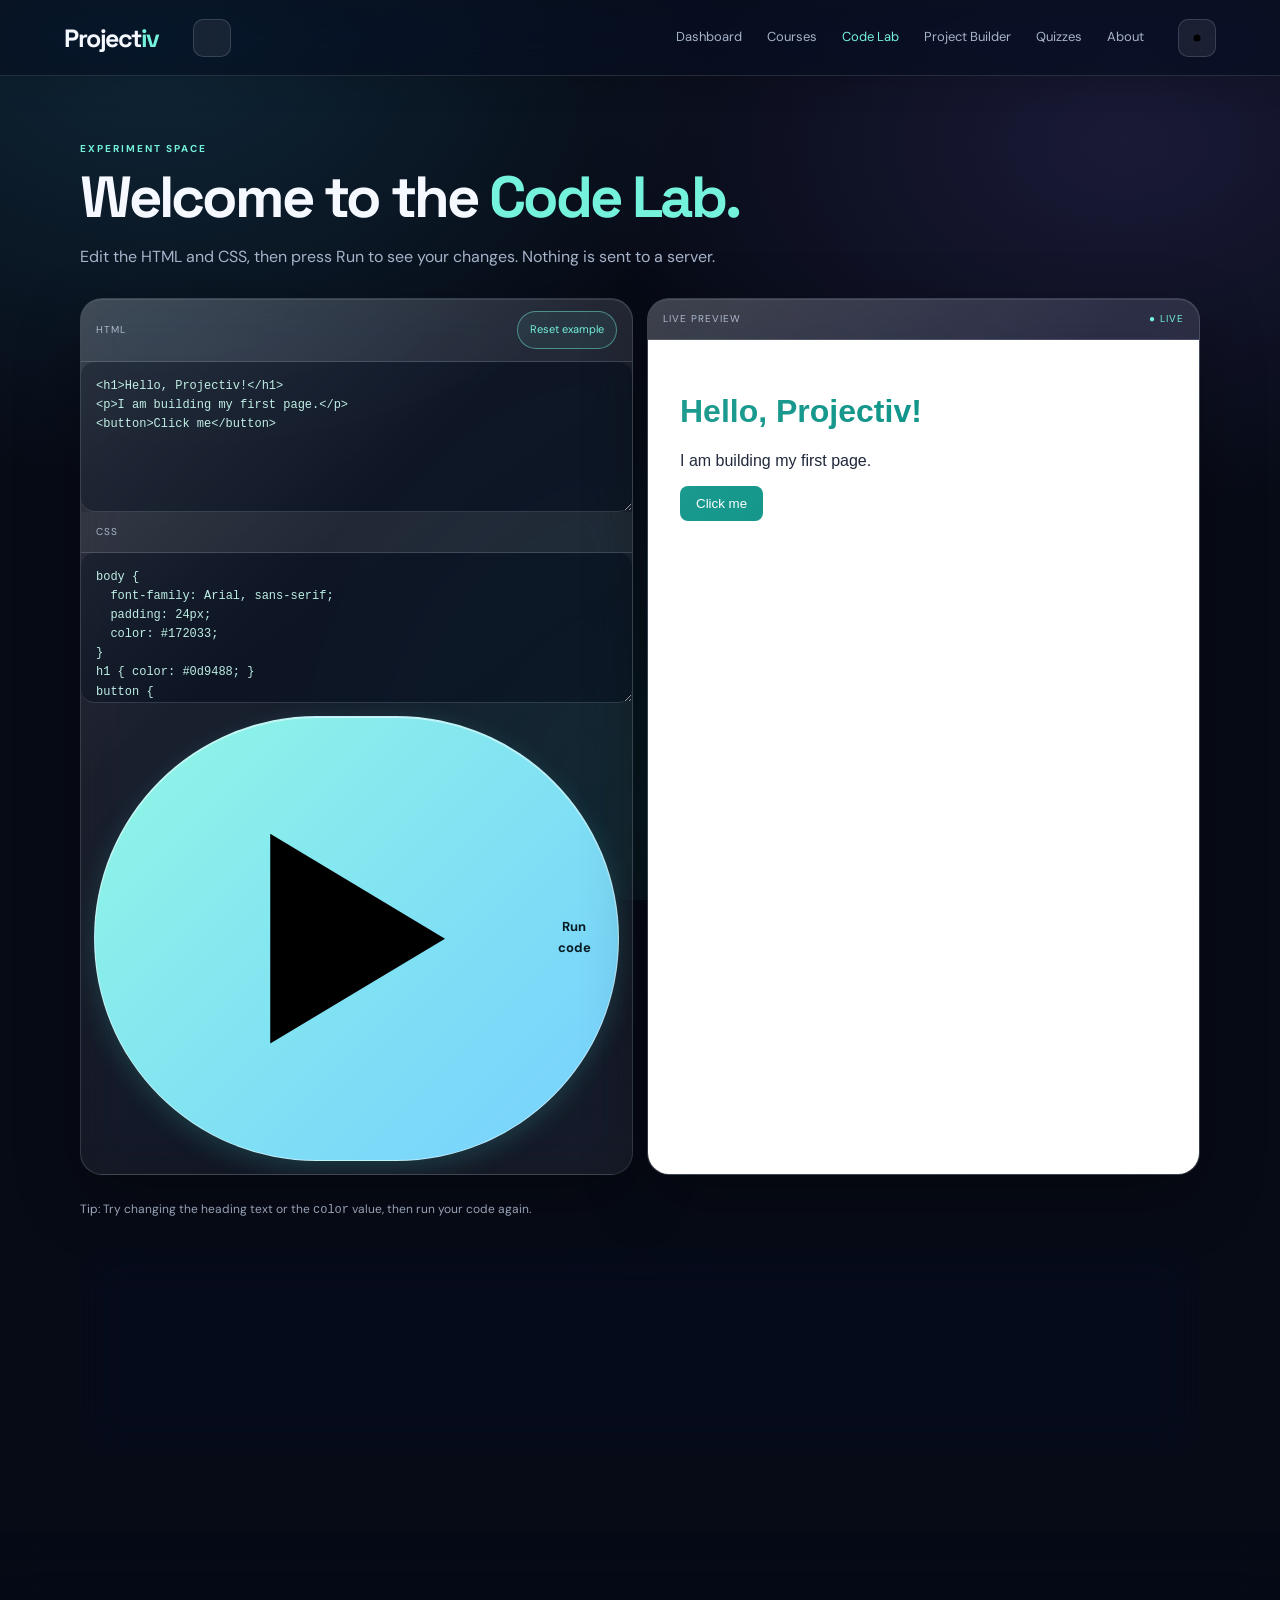
<file: practice.html>
<!doctype html>
<html lang="en">
<head>
<meta charset="utf-8">
<meta name="viewport" content="width=device-width,initial-scale=1">
<meta name="theme-color" content="#08111f">
<title>Code Lab — Projectiv</title>
<link rel="stylesheet" href="assets/style.css">
</head>
<body>

<header class="topbar">
  <a class="brand" href="index.html">Project<span>iv</span></a>
  <button class="menu-btn" id="menuBtn" aria-label="Open menu"><svg class="pv-icon" viewBox="0 0 24 24" aria-hidden="true"><path d="M4 7h16M4 12h16M4 17h16"/></svg></button>

  <nav id="nav">
    <a href="index.html">Dashboard</a>
    <a href="courses.html">Courses</a>
    <a class="active" href="practice.html">Code Lab</a>
    <a href="project-builder.html">Project Builder</a>
    <a href="quizzes.html">Quizzes</a>
    <a href="about.html">About</a>
  </nav>

  <button class="theme-btn" id="themeBtn" aria-label="Toggle theme"><svg class="pv-icon" viewBox="0 0 24 24" aria-hidden="true"><circle cx="12" cy="12" r="3.5"/><path d="M12 2v2m0 16v2M4.93 4.93l1.42 1.42m11.3 11.3 1.42 1.42M2 12h2m16 0h2M4.93 19.07l1.42-1.42m11.3-11.3 1.42-1.42"/></svg></button>
</header>

<main class="wrap page">

  <p class="eyebrow">EXPERIMENT SPACE</p>

  <h1>Welcome to the <span>Code Lab.</span></h1>

  <p class="muted lead">
    Edit the HTML and CSS, then press Run to see your changes.
    Nothing is sent to a server.
  </p>

  <div class="lab">

    <div class="editor">

      <div class="editor-head">
        <span>HTML</span>
        <button id="resetCode" class="small-btn">Reset example</button>
      </div>

      <textarea id="htmlCode" spellcheck="false" aria-label="HTML editor">&lt;h1&gt;Hello, Projectiv!&lt;/h1&gt;
&lt;p&gt;I am building my first page.&lt;/p&gt;
&lt;button&gt;Click me&lt;/button&gt;</textarea>

      <div class="editor-head">
        <span>CSS</span>
      </div>

      <textarea id="cssCode" spellcheck="false" aria-label="CSS editor">body {
  font-family: Arial, sans-serif;
  padding: 24px;
  color: #172033;
}
h1 { color: #0d9488; }
button {
  padding: 10px 16px;
  border: 0;
  border-radius: 8px;
  background: #0d9488;
  color: white;
}</textarea>

      <button id="runCode" class="btn btn-wide"><svg class="pv-icon pv-icon-play" viewBox="0 0 24 24" aria-hidden="true"><path d="m9 6 10 6-10 6z"/></svg> Run code</button>

    </div>

    <div class="preview">
      <div class="preview-head">
        <span>LIVE PREVIEW</span>
        <span class="live-dot">● LIVE</span>
      </div>

      <iframe
        id="previewFrame"
        title="Code preview"
        sandbox="allow-scripts">
      </iframe>
    </div>

  </div>

  <p class="note muted">
    Tip: Try changing the heading text or the <code>color</code> value,
    then run your code again.
  </p>

  <section class="panel" style="margin-top:28px;">
    <p class="eyebrow">READY FOR MORE?</p>
    <h2>Build a complete website.</h2>
    <p class="muted">
      Move beyond simple experiments. Use the Project Builder
      to work with HTML, CSS and JavaScript together.
    </p>
    <a class="btn" href="project-builder.html">Open Project Builder →</a>
  </section>

</main>

<footer>
  <a class="brand" href="index.html">Project<span>iv</span></a>
  <span>Learn it. Build it. Make it yours.</span>
</footer>

<script src="assets/script.js"></script>

</body>
</html>
</file>
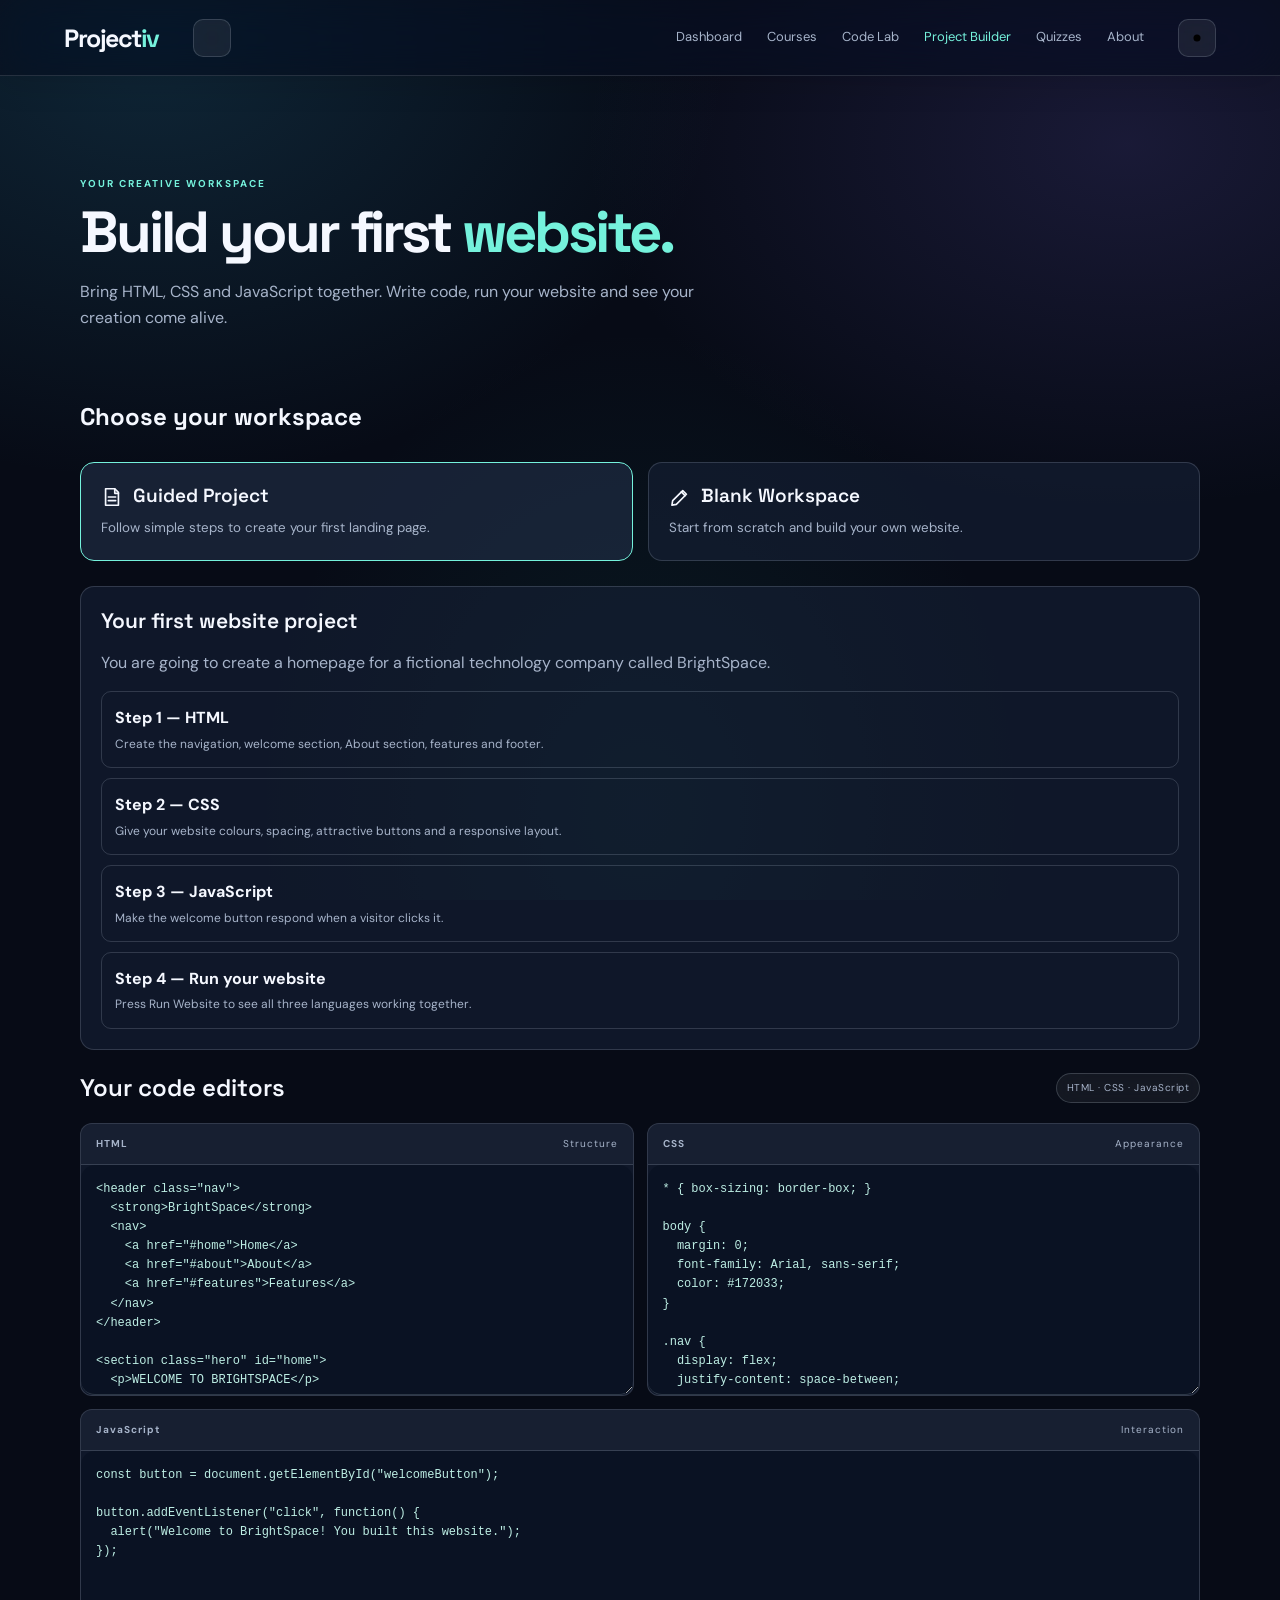
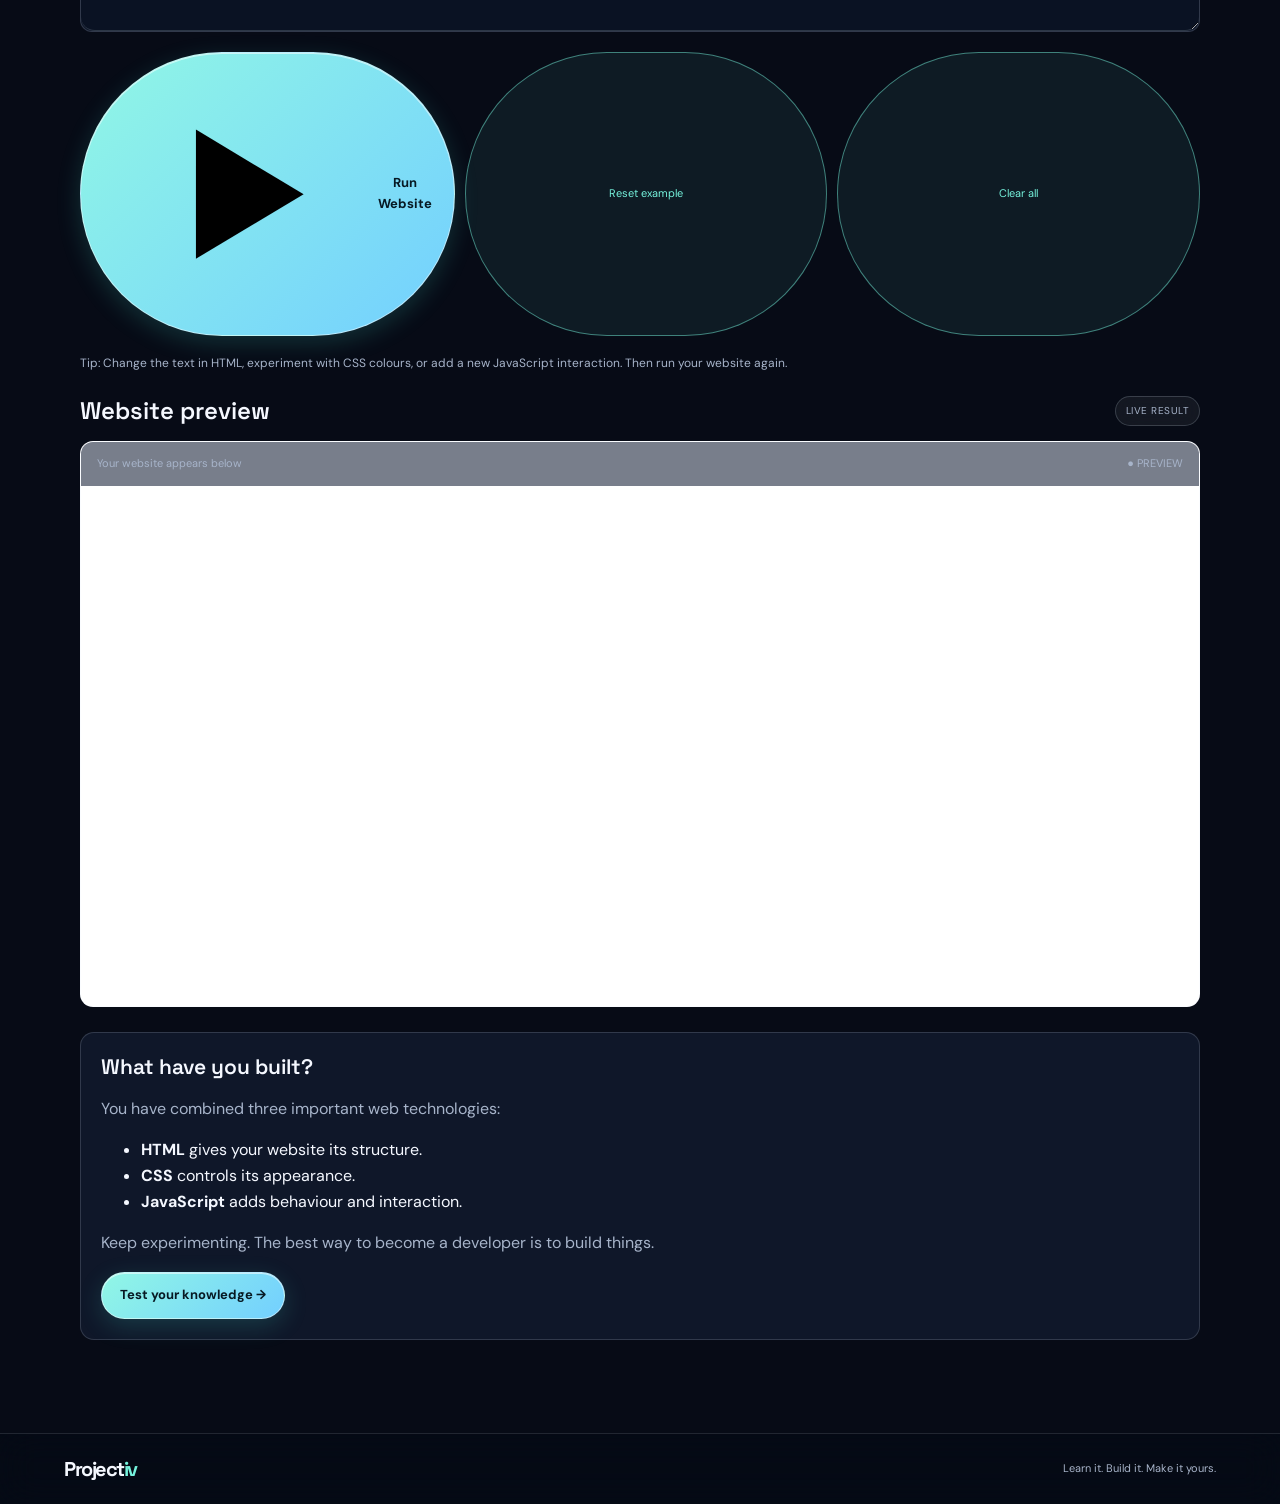
<file: project-builder.html>
<!DOCTYPE html>
<html lang="en">
<head>
<meta charset="UTF-8">
<meta name="viewport" content="width=device-width, initial-scale=1.0">
<meta name="theme-color" content="#08111f">
<title>Project Builder | Projectiv</title>
<link rel="stylesheet" href="assets/style.css">

<style>
.builder-intro{padding:35px 0 20px}
.builder-modes{display:grid;grid-template-columns:repeat(2,1fr);gap:15px;margin:25px 0}
.mode-card{background:var(--surface);border:1px solid var(--line);border-radius:14px;padding:20px;cursor:pointer;color:var(--text);text-align:left}
.mode-card.active{border-color:var(--teal);background:var(--surface2)}
.mode-card strong{display:block;font:600 19px 'Space Grotesk';margin-bottom:6px}
.mode-card small{color:var(--muted)}
.mode-icon{width:22px;height:22px;display:inline-block;vertical-align:middle;margin-right:5px;fill:none;stroke:currentColor;stroke-width:1.8;stroke-linecap:round;stroke-linejoin:round}
.builder-panel{background:var(--surface);border:1px solid var(--line);border-radius:14px;padding:20px;margin:18px 0}
.builder-panel h2{font:600 21px 'Space Grotesk';margin:0 0 10px}
.builder-steps{display:grid;gap:10px;margin-top:15px}
.builder-step{padding:13px;border:1px solid var(--line);border-radius:10px}
.builder-step strong{display:block;margin-bottom:4px}
.builder-step p{font-size:12px;color:var(--muted);margin:0}
.builder-editors{display:grid;grid-template-columns:repeat(2,minmax(0,1fr));gap:13px;margin:20px 0}
.builder-editor{background:var(--surface);border:1px solid var(--line);border-radius:12px;overflow:hidden;min-width:0}
.builder-editor.javascript-editor{grid-column:1/-1}
.builder-editor textarea{height:230px;min-height:180px;resize:vertical}
.builder-editor.javascript-editor textarea{height:150px}
.builder-actions{display:flex;gap:10px;flex-wrap:wrap;margin:18px 0}
.builder-actions button{flex:1;min-width:130px}
.builder-preview{background:white;border:1px solid var(--line);border-radius:13px;overflow:hidden}
.builder-preview iframe{display:block;width:100%;height:520px;border:0;background:white}
.builder-preview-head{padding:13px 16px;background:var(--surface);color:var(--muted);font-size:11px;display:flex;justify-content:space-between}
.builder-tip{font-size:12px;color:var(--muted);margin:15px 0}
.builder-hidden{display:none!important}
@media(max-width:700px){
.builder-modes,.builder-editors{grid-template-columns:1fr}
.builder-editor.javascript-editor{grid-column:auto}
.builder-editor textarea{height:190px}
.builder-preview iframe{height:430px}
}
</style>
</head>

<body>

<header class="topbar">
<a class="brand" href="index.html">Project<span>iv</span></a>
<button class="menu-btn" id="menuBtn" type="button"><svg class="pv-icon" viewBox="0 0 24 24" aria-hidden="true"><path d="M4 7h16M4 12h16M4 17h16"/></svg></button>
<nav id="nav">
<a href="index.html">Dashboard</a>
<a href="courses.html">Courses</a>
<a href="practice.html">Code Lab</a>
<a class="active" href="project-builder.html">Project Builder</a>
<a href="quizzes.html">Quizzes</a>
<a href="about.html">About</a>
</nav>
<button class="theme-btn" id="themeBtn" type="button"><svg class="pv-icon" viewBox="0 0 24 24" aria-hidden="true"><circle cx="12" cy="12" r="3.5"/><path d="M12 2v2m0 16v2M4.93 4.93l1.42 1.42m11.3 11.3 1.42 1.42M2 12h2m16 0h2M4.93 19.07l1.42-1.42m11.3-11.3 1.42-1.42"/></svg></button>
</header>

<main class="wrap page">

<section class="builder-intro">
<p class="eyebrow">YOUR CREATIVE WORKSPACE</p>
<h1>Build your first <span>website.</span></h1>
<p class="muted lead">
Bring HTML, CSS and JavaScript together. Write code, run your website
and see your creation come alive.
</p>
</section>

<h2 style="font-family:'Space Grotesk'">Choose your workspace</h2>

<div class="builder-modes">
<button class="mode-card active" id="guidedMode" type="button">
<strong><svg class="mode-icon" viewBox="0 0 24 24" aria-hidden="true"><path d="M5 3h10l4 4v14H5z"/><path d="M15 3v5h4M8 12h8M8 16h8"/></svg> Guided Project</strong>
<small>Follow simple steps to create your first landing page.</small>
</button>

<button class="mode-card" id="blankMode" type="button">
<strong><svg class="mode-icon" viewBox="0 0 24 24" aria-hidden="true"><path d="m4 16-.8 4.8L8 20l11-11-4-4z"/><path d="m13.5 6.5 4 4"/></svg> Blank Workspace</strong>
<small>Start from scratch and build your own website.</small>
</button>
</div>

<section class="builder-panel" id="guidedInstructions">
<h2>Your first website project</h2>
<p class="muted">
You are going to create a homepage for a fictional technology company
called BrightSpace.
</p>

<div class="builder-steps">
<div class="builder-step">
<strong>Step 1 — HTML</strong>
<p>Create the navigation, welcome section, About section,
features and footer.</p>
</div>
<div class="builder-step">
<strong>Step 2 — CSS</strong>
<p>Give your website colours, spacing, attractive buttons
and a responsive layout.</p>
</div>
<div class="builder-step">
<strong>Step 3 — JavaScript</strong>
<p>Make the welcome button respond when a visitor clicks it.</p>
</div>
<div class="builder-step">
<strong>Step 4 — Run your website</strong>
<p>Press Run Website to see all three languages working together.</p>
</div>
</div>
</section>

<section class="builder-panel builder-hidden" id="blankInstructions">
<h2>Your blank workspace</h2>
<p class="muted">
Start with an empty HTML document, write your own CSS and add
JavaScript whenever you are ready. There are no design limits.
</p>
</section>

<div class="section-head">
<h2>Your code editors</h2>
<span class="pill">HTML · CSS · JavaScript</span>
</div>

<div class="builder-editors">

<div class="builder-editor">
<div class="editor-head">
<strong>HTML</strong>
<span>Structure</span>
</div>
<textarea id="builderHTML" spellcheck="false"
aria-label="HTML code editor"></textarea>
</div>

<div class="builder-editor">
<div class="editor-head">
<strong>CSS</strong>
<span>Appearance</span>
</div>
<textarea id="builderCSS" spellcheck="false"
aria-label="CSS code editor"></textarea>
</div>

<div class="builder-editor javascript-editor">
<div class="editor-head">
<strong>JavaScript</strong>
<span>Interaction</span>
</div>
<textarea id="builderJS" spellcheck="false"
aria-label="JavaScript code editor"></textarea>
</div>

</div>

<div class="builder-actions">
<button class="btn" id="runWebsite" type="button"><svg class="pv-icon pv-icon-play" viewBox="0 0 24 24" aria-hidden="true"><path d="m9 6 10 6-10 6z"/></svg> Run Website</button>
<button class="small-btn" id="resetWebsite" type="button">Reset example</button>
<button class="small-btn" id="clearWebsite" type="button">Clear all</button>
</div>

<p class="builder-tip">
Tip: Change the text in HTML, experiment with CSS colours,
or add a new JavaScript interaction. Then run your website again.
</p>

<div class="section-head">
<h2>Website preview</h2>
<span class="pill">LIVE RESULT</span>
</div>

<div class="builder-preview">
<div class="builder-preview-head">
<span>Your website appears below</span>
<span>● PREVIEW</span>
</div>
<iframe id="builderPreview"
title="Your website preview"
sandbox="allow-scripts"></iframe>
</div>

<div class="builder-panel" style="margin-top:25px">
<h2>What have you built?</h2>
<p class="muted">
You have combined three important web technologies:
</p>
<ul>
<li><strong>HTML</strong> gives your website its structure.</li>
<li><strong>CSS</strong> controls its appearance.</li>
<li><strong>JavaScript</strong> adds behaviour and interaction.</li>
</ul>
<p class="muted">
Keep experimenting. The best way to become a developer is to build things.
</p>
<a class="btn" href="quizzes.html">Test your knowledge →</a>
</div>

</main>

<footer>
<a class="brand" href="index.html">Project<span>iv</span></a>
<span>Learn it. Build it. Make it yours.</span>
</footer>

<script src="assets/script.js"></script>

<script>
(() => {
const $ = id => document.getElementById(id);

const guidedHTML = `<header class="nav">
  <strong>BrightSpace</strong>
  <nav>
    <a href="#home">Home</a>
    <a href="#about">About</a>
    <a href="#features">Features</a>
  </nav>
</header>

<section class="hero" id="home">
  <p>WELCOME TO BRIGHTSPACE</p>
  <h1>Ideas become<br> amazing things.</h1>
  <p>We help people turn creative ideas into useful digital experiences.</p>
  <button id="welcomeButton">Explore BrightSpace</button>
</section>

<section class="about" id="about">
  <h2>About Us</h2>
  <p>BrightSpace is a fictional company created for your first website project.</p>
</section>

<section class="features" id="features">
  <h2>What We Do</h2>
  <div class="cards">
    <article><h3>Learn</h3><p>Discover new skills and ideas.</p></article>
    <article><h3>Create</h3><p>Turn your imagination into projects.</p></article>
    <article><h3>Grow</h3><p>Keep improving every day.</p></article>
  </div>
</section>

<footer>© 2026 BrightSpace. Built by a Projectiv learner.</footer>`;

const guidedCSS = `* { box-sizing: border-box; }

body {
  margin: 0;
  font-family: Arial, sans-serif;
  color: #172033;
}

.nav {
  display: flex;
  justify-content: space-between;
  align-items: center;
  padding: 20px 8%;
  background: #101d30;
  color: white;
}

.nav nav {
  display: flex;
  gap: 20px;
}

.nav a {
  color: white;
  text-decoration: none;
}

.hero {
  text-align: center;
  padding: 90px 20px;
  color: white;
  background: linear-gradient(135deg,#123b65,#5b4bd8);
}

.hero h1 {
  font-size: clamp(35px,6vw,65px);
  margin: 12px 0;
}

.hero p {
  line-height: 1.7;
}

button {
  padding: 13px 22px;
  border: 0;
  border-radius: 8px;
  background: #42e0c0;
  color: #06201d;
  font-weight: bold;
  cursor: pointer;
}

.about, .features {
  padding: 55px 8%;
  text-align: center;
}

.cards {
  display: grid;
  grid-template-columns: repeat(3,1fr);
  gap: 16px;
  margin-top: 25px;
}

.cards article {
  padding: 25px;
  background: #eef3f8;
  border-radius: 12px;
}

footer {
  padding: 25px;
  text-align: center;
  background: #101d30;
  color: white;
}

@media(max-width:600px) {
  .nav {
    flex-direction: column;
    gap: 15px;
  }

  .cards {
    grid-template-columns: 1fr;
  }
}`;

const guidedJS = `const button = document.getElementById("welcomeButton");

button.addEventListener("click", function() {
  alert("Welcome to BrightSpace! You built this website.");
});`;

const blankHTML = `<!DOCTYPE html>
<html>
<head>
  <title>My Website</title>
</head>
<body>

  <h1>Welcome to my website!</h1>
  <p>I built this page with Projectiv.</p>

</body>
</html>`;

const blankCSS = `body {
  font-family: Arial, sans-serif;
  padding: 25px;
  color: #172033;
}`;

const blankJS = `// Write your JavaScript here
console.log("My website is working!");`;

let currentMode = "guided";

function loadMode(mode) {
  currentMode = mode;

  $("guidedMode").classList.toggle("active", mode === "guided");
  $("blankMode").classList.toggle("active", mode === "blank");

  $("guidedInstructions").classList.toggle("builder-hidden", mode !== "guided");
  $("blankInstructions").classList.toggle("builder-hidden", mode !== "blank");

  if (mode === "guided") {
    $("builderHTML").value = guidedHTML;
    $("builderCSS").value = guidedCSS;
    $("builderJS").value = guidedJS;
  } else {
    $("builderHTML").value = blankHTML;
    $("builderCSS").value = blankCSS;
    $("builderJS").value = blankJS;
  }

  runWebsite();
}

function runWebsite() {
  const html = $("builderHTML").value;
  const css = $("builderCSS").value;
  const js = $("builderJS").value;

  const documentContent = `<!DOCTYPE html>
<html>
<head>
<meta charset="UTF-8">
<meta name="viewport" content="width=device-width, initial-scale=1.0">
<style>${css}</style>
</head>
<body>
${html}
<script>
try {
${js}
} catch(error) {
  document.body.insertAdjacentHTML(
    "beforeend",
    "<p style='color:red;padding:15px'>JavaScript error: " +
    error.message + "</p>"
  );
}
<\/script>
</body>
</html>`;

  $("builderPreview").srcdoc = documentContent;
}

$("guidedMode").addEventListener("click", () => loadMode("guided"));
$("blankMode").addEventListener("click", () => loadMode("blank"));
$("runWebsite").addEventListener("click", runWebsite);

$("resetWebsite").addEventListener("click", () => {
  loadMode(currentMode);
});

$("clearWebsite").addEventListener("click", () => {
  $("builderHTML").value = "";
  $("builderCSS").value = "";
  $("builderJS").value = "";
  runWebsite();
});

loadMode("guided");
})();
</script>

</body>
</html>
</file>
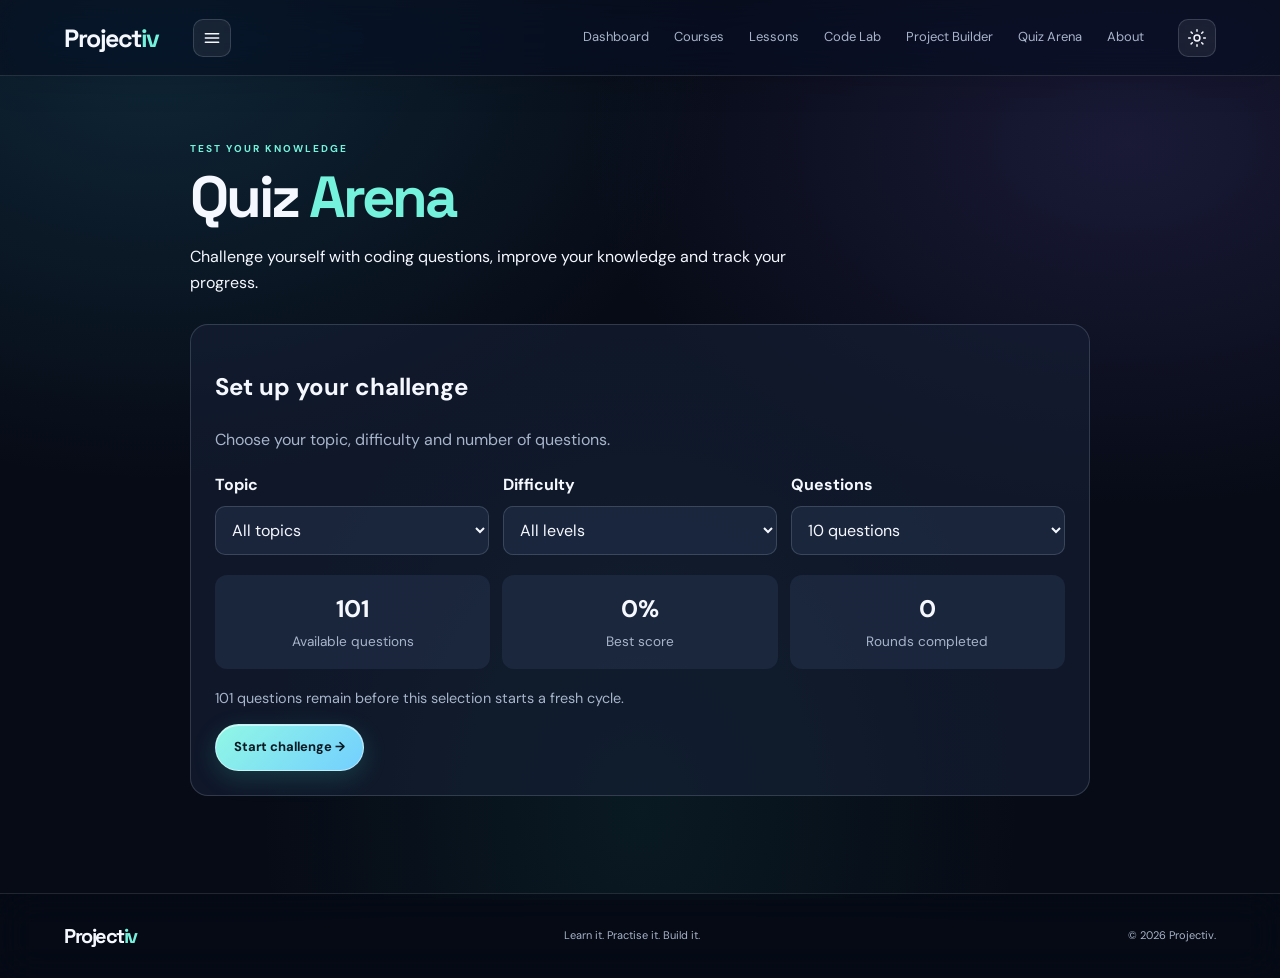
<file: quizzes.html>
<!doctype html>
<html lang="en">
<head>
  <meta charset="utf-8">
  <meta name="viewport" content="width=device-width, initial-scale=1">
  <title>Quiz Arena — Projectiv</title>
  <link rel="stylesheet" href="assets/style.css">

  <style>
    .quiz-page { max-width: 900px; margin: 0 auto; }
    .quiz-panel {
      background: var(--surface);
      border: 1px solid var(--line);
      border-radius: 18px;
      padding: 24px;
      margin: 22px 0;
    }
    .quiz-controls {
      display: grid;
      grid-template-columns: repeat(3, minmax(0, 1fr));
      gap: 14px;
      margin: 20px 0;
    }
    .quiz-controls label { display: block; font-weight: 700; margin-bottom: 8px; }
    .quiz-controls select {
      width: 100%;
      padding: 12px;
      border: 1px solid var(--line);
      border-radius: 10px;
      background: var(--surface2);
      color: var(--text);
      font: inherit;
    }
    .quiz-stats {
      display: grid;
      grid-template-columns: repeat(3, 1fr);
      gap: 12px;
      margin: 18px 0;
    }
    .quiz-stat {
      background: var(--surface2);
      padding: 15px;
      border-radius: 12px;
      text-align: center;
    }
    .quiz-stat strong { display: block; font-size: 1.5rem; }
    .quiz-stat span { color: var(--muted); font-size: .85rem; }
    .quiz-progress {
      height: 9px;
      background: var(--surface2);
      border-radius: 20px;
      overflow: hidden;
      margin: 16px 0 24px;
    }
    .quiz-progress > div {
      height: 100%;
      width: 0;
      background: var(--teal);
      transition: width .25s ease;
    }
    .quiz-question { font-size: 1.35rem; line-height: 1.5; margin: 12px 0 22px; }
    .quiz-answer-list { display: grid; gap: 11px; }
    .quiz-answer {
      display: block;
      width: 100%;
      padding: 15px;
      text-align: left;
      color: var(--text);
      background: var(--surface2);
      border: 1px solid var(--line);
      border-radius: 12px;
      font: inherit;
      cursor: pointer;
    }
    .quiz-answer:hover:not(:disabled) { border-color: var(--teal); }
    .quiz-answer:disabled { cursor: default; opacity: 1; }
    .quiz-answer.correct { border-color: #16a34a; background: rgba(22,163,74,.13); }
    .quiz-answer.wrong { border-color: #dc2626; background: rgba(220,38,38,.12); }
    .quiz-feedback {
      padding: 15px;
      margin-top: 18px;
      border-radius: 12px;
      background: var(--surface2);
      line-height: 1.6;
    }
    .quiz-actions { display: flex; flex-wrap: wrap; gap: 10px; margin-top: 20px; }
    .quiz-actions button { cursor: pointer; }
    .quiz-hidden { display: none !important; }
    .quiz-result-score { font-size: 3rem; font-weight: 800; margin: 10px 0; }
    .quiz-note { color: var(--muted); font-size: .9rem; line-height: 1.6; }
    @media(max-width:650px) {
      .quiz-controls { grid-template-columns: 1fr; }
      .quiz-stats { grid-template-columns: 1fr; }
      .quiz-panel { padding: 17px; }
    }
  </style>
</head>

<body>

<header class="topbar">
  <a class="brand" href="index.html">Project<span>iv</span></a>
  <button class="menu-btn" id="menuBtn" type="button" aria-label="Open menu"><svg class="ui-icon" viewBox="0 0 24 24" aria-hidden="true"><path d="M4 7h16M4 12h16M4 17h16"/></svg></button>
  <nav id="nav">
    <a href="index.html">Dashboard</a>
    <a href="courses.html">Courses</a>
    <a href="lessons.html">Lessons</a>
    <a href="practice.html">Code Lab</a>
    <a href="project-builder.html">Project Builder</a>
    <a href="quizzes.html">Quiz Arena</a>
    <a href="about.html">About</a>
  </nav>
  <button class="theme-btn" id="themeBtn" type="button" aria-label="Toggle theme"><svg class="ui-icon" viewBox="0 0 24 24" aria-hidden="true"><circle cx="12" cy="12" r="3.5"/><path d="M12 2v2m0 16v2M4.93 4.93l1.42 1.42m11.3 11.3 1.42 1.42M2 12h2m16 0h2M4.93 19.07l1.42-1.42m11.3-11.3 1.42-1.42"/></svg></button>
</header>

<main class="wrap page quiz-page">

  <section class="page-intro">
    <div class="eyebrow">TEST YOUR KNOWLEDGE</div>
    <h1>Quiz <span>Arena</span></h1>
    <p class="lead">
      Challenge yourself with coding questions, improve your knowledge
      and track your progress.
    </p>
  </section>

  <section class="quiz-panel" id="setupPanel">
    <h2>Set up your challenge</h2>
    <p class="muted">Choose your topic, difficulty and number of questions.</p>

    <div class="quiz-controls">
      <div>
        <label for="topicSelect">Topic</label>
        <select id="topicSelect">
          <option value="All">All topics</option>
          <option value="HTML">HTML</option>
          <option value="CSS">CSS</option>
          <option value="JavaScript">JavaScript</option>
          <option value="Java">Java</option>
          <option value="General">General Programming</option>
        </select>
      </div>

      <div>
        <label for="difficultySelect">Difficulty</label>
        <select id="difficultySelect">
          <option value="All">All levels</option>
          <option value="Beginner">Beginner</option>
          <option value="Intermediate">Intermediate</option>
          <option value="Advanced">Advanced</option>
        </select>
      </div>

      <div>
        <label for="countSelect">Questions</label>
        <select id="countSelect">
          <option value="10">10 questions</option>
          <option value="20">20 questions</option>
          <option value="30">30 questions</option>
          <option value="50">50 questions</option>
        </select>
      </div>
    </div>

    <div class="quiz-stats">
      <div class="quiz-stat">
        <strong id="bankCount">0</strong>
        <span>Available questions</span>
      </div>
      <div class="quiz-stat">
        <strong id="bestScore">0%</strong>
        <span>Best score</span>
      </div>
      <div class="quiz-stat">
        <strong id="roundCount">0</strong>
        <span>Rounds completed</span>
      </div>
    </div>

    <p class="quiz-note" id="poolMessage"></p>

    <button class="btn" id="startQuiz" type="button">Start challenge →</button>
  </section>

  <section class="quiz-panel quiz-hidden" id="quizPanel">
    <div class="eyebrow" id="questionCount">QUESTION 1</div>
    <div class="quiz-progress"><div id="quizBar"></div></div>

    <div class="muted" id="questionCategory"></div>
    <h2 class="quiz-question" id="questionText"></h2>

    <div class="quiz-answer-list" id="answers"></div>

    <div class="quiz-feedback quiz-hidden" id="feedback" aria-live="polite"></div>

    <div class="quiz-actions">
      <button class="btn" id="nextQuestion" type="button" disabled>
        Next question →
      </button>
      <button class="btn btn-wide" id="quitQuiz" type="button">
        End round
      </button>
    </div>
  </section>

  <section class="quiz-panel quiz-hidden" id="resultPanel">
    <div class="eyebrow">CHALLENGE COMPLETED</div>
    <h2 id="resultHeading">Well done!</h2>
    <div class="quiz-result-score" id="finalScore">0%</div>
    <p id="resultMessage"></p>

    <div class="quiz-stats">
      <div class="quiz-stat">
        <strong id="correctCount">0</strong>
        <span>Correct answers</span>
      </div>
      <div class="quiz-stat">
        <strong id="wrongCount">0</strong>
        <span>Incorrect answers</span>
      </div>
      <div class="quiz-stat">
        <strong id="totalCount">0</strong>
        <span>Total questions</span>
      </div>
    </div>

    <div class="quiz-actions">
      <button class="btn" id="playAgain" type="button">Play again →</button>
      <a class="btn btn-wide" href="courses.html">Explore courses</a>
    </div>
  </section>

</main>

<footer class="footer">
  <a class="brand" href="index.html">Project<span>iv</span></a>
  <p>Learn it. Practise it. Build it.</p>
  <p class="muted">© 2026 Projectiv.</p>
</footer>

<script src="assets/script.js"></script>
<script src="assets/questions.js"></script>
<script src="assets/questions-extra.js"></script>

<script>
(() => {
  "use strict";

  const $ = id => document.getElementById(id);
  const allQuestions = window.PROJECTIV_QUESTIONS || [];

  const usedKey = (topic, difficulty) =>
    `projectiv_used_${topic}_${difficulty}`;

  let roundQuestions = [];
  let currentIndex = 0;
  let correct = 0;
  let wrong = 0;
  let selectedAnswer = false;

  let roundTopic = "All";
  let roundDifficulty = "All";

  function readUsed(topic, difficulty) {
    try {
      return JSON.parse(localStorage.getItem(usedKey(topic, difficulty))) || [];
    } catch {
      return [];
    }
  }

  function saveUsed(topic, difficulty, ids) {
    localStorage.setItem(usedKey(topic, difficulty), JSON.stringify(ids));
  }

  function shuffle(items) {
    const result = [...items];

    for (let i = result.length - 1; i > 0; i--) {
      const j = Math.floor(Math.random() * (i + 1));
      [result[i], result[j]] = [result[j], result[i]];
    }

    return result;
  }

  function getFilteredPool() {
    const topic = $("topicSelect").value;
    const difficulty = $("difficultySelect").value;

    return allQuestions.filter(q =>
      (topic === "All" || q.topic === topic) &&
      (difficulty === "All" || q.difficulty === difficulty)
    );
  }

  function getSelectionKey() {
    return {
      topic: $("topicSelect").value,
      difficulty: $("difficultySelect").value
    };
  }

  function updateSetup() {
    const pool = getFilteredPool();
    const { topic, difficulty } = getSelectionKey();

    const used = readUsed(topic, difficulty);
    const unused = pool.filter(q => !used.includes(q.id));

    $("bankCount").textContent = pool.length;
    $("bestScore").textContent =
      localStorage.getItem("projectiv_best") || "0";
    $("bestScore").textContent +=
      $("bestScore").textContent.includes("%") ? "" : "%";

    $("roundCount").textContent =
      localStorage.getItem("projectiv_rounds") || "0";

    if (!pool.length) {
      $("poolMessage").textContent =
        "No questions are available for this selection yet.";
      $("startQuiz").disabled = true;
      return;
    }

    $("startQuiz").disabled = false;

    if (!unused.length) {
      $("poolMessage").textContent =
        "You've completed this selection's question cycle. Starting again will shuffle the questions into a fresh cycle.";
    } else {
      $("poolMessage").textContent =
        `${unused.length} questions remain before this selection starts a fresh cycle.`;
    }
  }

  function startQuiz() {
    const { topic, difficulty } = getSelectionKey();
    const pool = getFilteredPool();

    if (!pool.length) return;

    roundTopic = topic;
    roundDifficulty = difficulty;

    let used = readUsed(topic, difficulty);
    let unused = pool.filter(q => !used.includes(q.id));

    // Reset only when the selected pool has been exhausted.
    if (!unused.length) {
      used = [];
      unused = [...pool];
      saveUsed(topic, difficulty, []);
    }

    const requested = Number($("countSelect").value);
    const chosen = shuffle(unused).slice(0, requested);

    if (!chosen.length) return;

    // Record questions when the round begins, so they aren't repeated
    // within the current selection cycle.
    used = [...new Set([...used, ...chosen.map(q => q.id)])];
    saveUsed(topic, difficulty, used);

    roundQuestions = chosen;
    currentIndex = 0;
    correct = 0;
    wrong = 0;

    $("setupPanel").classList.add("quiz-hidden");
    $("resultPanel").classList.add("quiz-hidden");
    $("quizPanel").classList.remove("quiz-hidden");

    renderQuestion();
  }

  function renderQuestion() {
    selectedAnswer = false;

    const q = roundQuestions[currentIndex];

    $("questionCount").textContent =
      `QUESTION ${currentIndex + 1} OF ${roundQuestions.length}`;

    $("quizBar").style.width =
      `${currentIndex / roundQuestions.length * 100}%`;

    $("questionCategory").textContent =
      `${q.topic} • ${q.difficulty}`;

    $("questionText").textContent = q.question;
    $("feedback").classList.add("quiz-hidden");
    $("feedback").textContent = "";

    $("nextQuestion").disabled = true;
    $("nextQuestion").textContent =
      currentIndex === roundQuestions.length - 1
        ? "See results →"
        : "Next question →";

    $("answers").innerHTML = "";

    q.options.forEach((option, index) => {
      const button = document.createElement("button");

      button.type = "button";
      button.className = "quiz-answer";
      button.textContent = option;

      button.addEventListener("click", () => chooseAnswer(index, button));

      $("answers").appendChild(button);
    });
  }

  function chooseAnswer(index, selectedButton) {
    if (selectedAnswer) return;

    selectedAnswer = true;

    const q = roundQuestions[currentIndex];
    const buttons = [...$("answers").children];

    buttons.forEach((button, i) => {
      button.disabled = true;

      if (i === q.answer) {
        button.classList.add("correct");
      }
    });

    if (index === q.answer) {
      correct++;
      $("feedback").textContent = "Correct! " + q.explanation;
    } else {
      wrong++;
      selectedButton.classList.add("wrong");
      $("feedback").textContent =
        "Incorrect. The correct answer is " +
        q.options[q.answer] +
        ". " +
        q.explanation;
    }

    $("feedback").classList.remove("quiz-hidden");
    $("nextQuestion").disabled = false;
  }

  function finishQuiz() {
    const total = roundQuestions.length;
    const percentage = Math.round(correct / total * 100);

    const oldBest = Number(localStorage.getItem("projectiv_best") || 0);
    const rounds = Number(localStorage.getItem("projectiv_rounds") || 0);

    localStorage.setItem(
      "projectiv_best",
      String(Math.max(oldBest, percentage))
    );

    localStorage.setItem("projectiv_rounds", String(rounds + 1));

    $("quizPanel").classList.add("quiz-hidden");
    $("resultPanel").classList.remove("quiz-hidden");

    $("finalScore").textContent = percentage + "%";
    $("correctCount").textContent = correct;
    $("wrongCount").textContent = wrong;
    $("totalCount").textContent = total;

    $("resultHeading").textContent =
      percentage >= 80 ? "Excellent work!" :
      percentage >= 50 ? "Good effort!" :
      "Keep practising!";

    $("resultMessage").textContent =
      `You answered ${correct} out of ${total} questions correctly. ` +
      `Your score was ${percentage}%.`;

    updateSetup();
  }

  function nextQuestion() {
    if (!selectedAnswer) return;

    if (currentIndex < roundQuestions.length - 1) {
      currentIndex++;
      renderQuestion();
    } else {
      finishQuiz();
    }
  }

  function returnToSetup() {
    $("quizPanel").classList.add("quiz-hidden");
    $("resultPanel").classList.add("quiz-hidden");
    $("setupPanel").classList.remove("quiz-hidden");
    updateSetup();
  }

  $("topicSelect").addEventListener("change", updateSetup);
  $("difficultySelect").addEventListener("change", updateSetup);

  $("startQuiz").addEventListener("click", startQuiz);
  $("nextQuestion").addEventListener("click", nextQuestion);
  $("quitQuiz").addEventListener("click", returnToSetup);
  $("playAgain").addEventListener("click", returnToSetup);

  updateSetup();

  if (!allQuestions.length) {
    $("poolMessage").textContent =
      "The question bank could not be loaded. Check that both question files are in the assets folder.";
    $("startQuiz").disabled = true;
  }
})();
</script>

</body>
</html>
</file>
<file: assets/style.css>
@import url('https://fonts.googleapis.com/css2?family=DM+Sans:wght@400;500;600;700&family=Space+Grotesk:wght@400;500;600;700&display=swap');
:root{--bg:#08111f;--surface:#101d30;--surface2:#14243a;--text:#f3f7fb;--muted:#9aabc0;--line:#23364d;--teal:#42e0c0;--blue:#80a9ff;--shadow:0 18px 55px #0003}
*{box-sizing:border-box}html{scroll-behavior:smooth}body{margin:0;background:radial-gradient(ellipse at 78% 0%,#15334a 0,transparent 34%),var(--bg);color:var(--text);font-family:'DM Sans',sans-serif;line-height:1.6}a{color:inherit;text-decoration:none}button,input,textarea{font:inherit}.topbar{height:76px;display:flex;align-items:center;gap:34px;padding:0 max(5vw,22px);border-bottom:1px solid #ffffff12;background:#08111fdd;position:sticky;top:0;z-index:5;backdrop-filter:blur(16px)}.brand{font:700 25px 'Space Grotesk';letter-spacing:-1.5px}.brand span,h1 span,.about h1 span{color:var(--teal)}nav{display:flex;gap:25px;margin-left:auto}nav a{font-size:13px;color:var(--muted)}nav a:hover,nav a.active{color:var(--teal)}.theme-btn,.menu-btn{border:1px solid var(--line);background:var(--surface);color:var(--text);border-radius:10px;width:38px;height:38px;cursor:pointer}.menu-btn{display:none}.wrap{width:min(1120px,90%);margin:auto}.welcome{min-height:430px;display:grid;grid-template-columns:1.1fr .9fr;align-items:center;gap:35px;padding:55px 0}.eyebrow{font-size:10px;letter-spacing:2px;font-weight:700;color:var(--teal);margin:0 0 10px}.welcome h1,.page h1{font:700 clamp(42px,6vw,68px)/1.04 'Space Grotesk';letter-spacing:-3px;margin:0 0 17px}.muted{color:var(--muted)}.welcome .muted{max-width:440px;margin-bottom:25px}.btn{display:inline-flex;justify-content:center;align-items:center;gap:16px;background:var(--teal);color:#06201d;padding:12px 18px;border:0;border-radius:9px;font-weight:700;font-size:13px;cursor:pointer}.btn:hover{filter:brightness(1.08);transform:translateY(-1px)}.welcome-art{height:310px;position:relative;display:grid;place-items:center}.orbit{position:absolute;border:1px solid #42e0c044;border-radius:50%;transform:rotate(-25deg)}.orbit-one{width:340px;height:180px}.orbit-two{width:290px;height:250px;transform:rotate(45deg);border-color:#80a9ff44}.code-card{z-index:1;background:linear-gradient(145deg,#1b3049,#0d1929);border:1px solid #38516a;border-radius:16px;padding:25px 32px;box-shadow:var(--shadow);display:grid;gap:7px;transform:rotate(-4deg);min-width:240px}.code-card span,.code-card small{color:var(--muted);font-size:10px;letter-spacing:1px}.code-card code{font:600 18px 'Space Grotesk'}.code-card .accent{color:var(--teal)}.section-head{display:flex;justify-content:space-between;align-items:end;margin:22px 0 15px}.section-head h2,.panel h2{font:600 24px 'Space Grotesk';margin:0}.pill,.tag{font-size:10px;letter-spacing:.5px;border:1px solid var(--line);border-radius:30px;padding:6px 10px;color:var(--muted)}.stats{display:grid;grid-template-columns:repeat(3,1fr);gap:14px}.stat,.panel,.course-card,.tool-card{background:linear-gradient(145deg,var(--surface),#0d1929);border:1px solid var(--line);border-radius:15px}.stat{padding:18px 20px;position:relative}.stat-icon{position:absolute;right:18px;top:16px;color:var(--teal);font-size:20px}.stat p{color:var(--muted);font-size:12px;margin:0}.stat strong{display:block;font:700 30px 'Space Grotesk';margin:5px 0}.stat small{color:var(--muted);font-size:10px}.dashboard-grid{display:grid;grid-template-columns:1.5fr .8fr;gap:16px;margin-top:17px}.panel{padding:23px}.panel-title{display:flex;justify-content:space-between;align-items:center;margin-bottom:16px}.panel-title a{font-size:11px;color:var(--teal)}.path-item{display:flex;gap:13px;align-items:center;padding:13px 0;border-top:1px solid var(--line)}.path-symbol{width:40px;height:40px;border-radius:11px;display:grid;place-items:center;font:700 16px 'Space Grotesk';flex:none}.html{background:#f0784b22;color:#ff986e}.css{background:#80a9ff22;color:var(--blue)}.js{background:#f3d66d22;color:#f3d66d}.path-copy{flex:1}.path-copy b{font-size:13px}.path-copy small{display:block;color:var(--muted);font-size:10px}.progress{height:5px;background:#25374b;border-radius:8px;overflow:hidden;margin-top:8px}.progress i{display:block;width:0;height:100%;background:var(--teal);border-radius:8px;transition:width .3s}.round-link{width:30px;height:30px;border:1px solid var(--line);border-radius:50%;display:grid;place-items:center;color:var(--teal)}.goal-panel{background:linear-gradient(145deg,#123b40,#102334)}.goal-panel h2{font-size:27px;line-height:1.15;margin:12px 0}.goal-panel .muted{font-size:12px}.goal-ring{width:105px;height:105px;border:7px solid #ffffff20;border-top-color:var(--teal);border-right-color:var(--teal);border-radius:50%;display:grid;place-items:center;margin:18px auto}.goal-ring div{text-align:center}.goal-ring strong,.goal-ring small{display:block}.goal-ring strong{font:700 19px 'Space Grotesk'}.goal-ring small{font-size:9px;color:var(--muted)}.btn-wide{width:100%}.tool-grid{display:grid;grid-template-columns:repeat(3,1fr);gap:14px;margin-bottom:60px}.tool-card{padding:20px;display:flex;flex-direction:column;min-height:170px;transition:.2s}.tool-card:hover,.course-card:hover{transform:translateY(-3px);border-color:#42e0c088}.tool-card>span{color:var(--teal);font-size:23px}.tool-card b{margin:8px 0 3px}.tool-card small{color:var(--muted);font-size:11px}.tool-card em{font-style:normal;color:var(--teal);font-size:11px;margin-top:auto;padding-top:13px}.page{padding:65px 0 75px;min-height:75vh}.page h1{font-size:clamp(39px,5vw,58px)}.lead{max-width:650px;margin-bottom:28px}.filter-row{display:flex;gap:12px;align-items:center;margin:28px 0 18px}.search{background:var(--surface);border:1px solid var(--line);border-radius:9px;color:var(--text);padding:11px 14px;min-width:240px;outline:none}.search:focus,textarea:focus{border-color:var(--teal)}.course-grid{display:grid;grid-template-columns:repeat(3,1fr);gap:16px}.course-card{overflow:hidden;transition:.2s}.course-top{height:135px;padding:17px;display:flex;flex-direction:column;justify-content:space-between}.course-top span{font-size:10px;letter-spacing:1px}.course-top b{font:700 45px 'Space Grotesk'}.html-bg{background:linear-gradient(135deg,#873b29,#f0784b)}.css-bg{background:linear-gradient(135deg,#284b92,#80a9ff)}.js-bg{background:linear-gradient(135deg,#8b7130,#e6c75b);color:#182033}.course-body{padding:20px}.course-body h2{font:600 20px 'Space Grotesk';margin:8px 0}.course-body p{color:var(--muted);font-size:12px;min-height:75px}.tag{font-size:9px;color:var(--teal);border-color:#42e0c044}.course-meta{display:flex;justify-content:space-between;color:var(--muted);font-size:10px;margin:15px 0}.lesson-group{margin:30px 0}.lesson-heading{display:flex;align-items:center;gap:14px;margin-bottom:13px}.lesson-heading h2{font:600 22px 'Space Grotesk';margin:0}.lesson-heading p{margin:0;font-size:12px}.lesson-list{display:grid;gap:12px}.lesson{display:flex;justify-content:space-between;align-items:center;gap:20px;padding:20px;background:var(--surface);border:1px solid var(--line);border-radius:13px}.lesson h3{margin:5px 0;font:600 17px 'Space Grotesk'}.lesson p{color:var(--muted);font-size:12px;margin:0 0 10px}.lesson pre{background:#07101c;padding:12px;border-radius:8px;overflow:auto;color:#a9e9dd;font-size:11px}.complete-btn,.small-btn{background:transparent;border:1px solid var(--teal);color:var(--teal);padding:9px 12px;border-radius:8px;font-size:11px;cursor:pointer;white-space:nowrap}.complete-btn.done{background:#42e0c022;color:var(--teal)}.note{font-size:12px;margin-top:25px}.note a{color:var(--teal);text-decoration:underline}.lab{display:grid;grid-template-columns:1fr 1fr;gap:14px}.editor,.preview{background:var(--surface);border:1px solid var(--line);border-radius:13px;overflow:hidden}.editor-head,.preview-head{display:flex;justify-content:space-between;align-items:center;padding:12px 15px;color:var(--muted);font-size:10px;letter-spacing:1px;border-bottom:1px solid var(--line)}textarea{display:block;width:100%;height:150px;resize:vertical;background:#091422;color:#bdeee4;border:0;border-bottom:1px solid var(--line);padding:15px;font:12px/1.6 monospace;outline:none}.editor>.btn{margin:13px;width:calc(100% - 26px)}.preview{display:flex;flex-direction:column;min-height:420px}.preview iframe{width:100%;flex:1;min-height:370px;background:white;border:0}.live-dot{color:var(--teal)}.quiz{max-width:700px;margin:25px auto}.quiz-top{display:flex;justify-content:space-between;color:var(--muted);font-size:10px}.quiz-progress{margin:18px 0 28px}.quiz h2{font:600 25px 'Space Grotesk';margin-bottom:20px}.answers{display:grid;gap:10px}.answer{padding:13px 15px;border:1px solid var(--line);border-radius:9px;background:var(--surface2);color:var(--text);text-align:left;cursor:pointer}.answer:hover,.answer.selected{border-color:var(--teal)}.answer.correct{border-color:#4cce8a;background:#17412f}.answer.wrong{border-color:#ed7777;background:#48282b}.feedback{min-height:24px;color:var(--muted);font-size:12px}.quiz-actions{text-align:right}.result{text-align:center;max-width:500px;margin:25px auto}.result h2{font-size:32px}.result h2 span{color:var(--teal)}.about{max-width:900px}.about-cards{display:grid;grid-template-columns:repeat(3,1fr);gap:13px;margin:30px 0}.about-cards p{font-size:12px}footer{border-top:1px solid var(--line);padding:22px 5%;display:flex;justify-content:space-between;align-items:center;color:var(--muted);font-size:11px}footer .brand{color:var(--text);font-size:20px}
body.light{--bg:#f2f6f8;--surface:#fff;--surface2:#edf3f6;--text:#142337;--muted:#62748a;--line:#d8e2e9;background:radial-gradient(ellipse at 78% 0%,#d7f3ee 0,transparent 35%),var(--bg)}body.light .topbar{background:#f2f6f8e8}body.light .code-card{background:#fff}body.light .lesson pre,body.light textarea{background:#eaf1f4;color:#17423d}body.light .preview{background:#fff}
@media(max-width:760px){.topbar{height:65px;gap:12px}.menu-btn{display:block;margin-left:auto}nav{display:none;position:absolute;top:64px;left:0;right:0;background:var(--surface);padding:18px 5%;flex-direction:column;gap:15px;border-bottom:1px solid var(--line)}nav.open{display:flex}.theme-btn{flex:none}.welcome{grid-template-columns:1fr;padding:48px 0 25px}.welcome-art{height:220px}.orbit-one{width:280px}.orbit-two{width:250px}.stats{grid-template-columns:1fr}.stat{padding:13px 17px}.dashboard-grid,.lab{grid-template-columns:1fr}.tool-grid,.course-grid,.about-cards{grid-template-columns:1fr}.tool-card{min-height:145px}.page{padding-top:45px}.lesson{align-items:flex-start;flex-direction:column}.lesson .complete-btn{align-self:flex-end}.filter-row{align-items:stretch;flex-direction:column}.search{min-width:0;width:100%}.preview{min-height:350px}footer{gap:10px;flex-wrap:wrap}}


/* =========================================================
   PROJECTIV — LIQUID GLASS VISUAL LAYER
   This layer changes appearance only. Existing selectors,
   HTML structure, JavaScript hooks and functionality remain.
   ========================================================= */

:root {
  --bg: #070b16;
  --surface: rgba(24, 34, 55, .58);
  --surface2: rgba(35, 49, 75, .58);
  --text: #f5f8ff;
  --muted: #a7b4ca;
  --line: rgba(220, 235, 255, .16);
  --teal: #75f2dc;
  --blue: #9bbcff;
  --shadow: 0 22px 65px rgba(0, 0, 0, .30);
  --glass: rgba(255, 255, 255, .075);
  --glass-strong: rgba(255, 255, 255, .12);
}

body {
  background:
    radial-gradient(ellipse at 12% 5%, rgba(38, 118, 151, .25), transparent 36%),
    radial-gradient(ellipse at 88% 16%, rgba(91, 78, 170, .22), transparent 34%),
    radial-gradient(ellipse at 50% 90%, rgba(25, 126, 116, .13), transparent 42%),
    var(--bg);
  background-attachment: fixed;
}

.topbar {
  background: rgba(9, 15, 29, .66);
  border-bottom: 1px solid rgba(255,255,255,.12);
  box-shadow: 0 8px 32px rgba(0,0,0,.12);
  -webkit-backdrop-filter: blur(24px) saturate(165%);
  backdrop-filter: blur(24px) saturate(165%);
}

.theme-btn, .menu-btn {
  background: var(--glass);
  border-color: var(--line);
  -webkit-backdrop-filter: blur(18px);
  backdrop-filter: blur(18px);
  transition: background .2s ease, border-color .2s ease, transform .2s ease;
}
.theme-btn:hover, .menu-btn:hover {
  background: var(--glass-strong);
  border-color: rgba(117,242,220,.45);
  transform: translateY(-1px);
}

.btn {
  background: linear-gradient(135deg, #91f7e5, #73cfff);
  color: #071923;
  border: 1px solid rgba(255,255,255,.48);
  border-radius: 999px;
  box-shadow: 0 7px 24px rgba(69, 220, 205, .18), inset 0 1px 0 rgba(255,255,255,.55);
  transition: transform .22s ease, box-shadow .22s ease, filter .22s ease;
}
.btn:hover {
  transform: translateY(-2px);
  box-shadow: 0 12px 30px rgba(69, 220, 205, .25), inset 0 1px 0 rgba(255,255,255,.65);
}

.code-card,
.stat,
.panel,
.course-card,
.tool-card,
.lesson,
.editor,
.preview,
.quiz,
.answer,
.about-cards > div {
  background: linear-gradient(145deg, rgba(255,255,255,.115), rgba(255,255,255,.035));
  border: 1px solid rgba(225, 240, 255, .17);
  box-shadow: var(--shadow), inset 0 1px 0 rgba(255,255,255,.10);
  -webkit-backdrop-filter: blur(22px) saturate(145%);
  backdrop-filter: blur(22px) saturate(145%);
}

.code-card {
  border-radius: 24px;
  background: linear-gradient(145deg, rgba(55,83,112,.72), rgba(15,28,49,.72));
}

.stat, .panel, .course-card, .tool-card, .lesson,
.editor, .preview {
  border-radius: 22px;
}

.stat, .panel, .course-body, .tool-card, .lesson,
.editor, .preview, .answer {
  position: relative;
}

.stat::before, .panel::before, .course-card::before,
.tool-card::before, .lesson::before, .editor::before,
.preview::before, .code-card::before {
  content: "";
  position: absolute;
  inset: 0;
  border-radius: inherit;
  pointer-events: none;
  background: linear-gradient(135deg, rgba(255,255,255,.10), transparent 35%, transparent 72%, rgba(255,255,255,.035));
}

.stat, .panel, .tool-card, .course-card, .lesson {
  transition: transform .24s ease, border-color .24s ease, box-shadow .24s ease;
}
.stat:hover, .panel:hover, .tool-card:hover, .course-card:hover, .lesson:hover {
  border-color: rgba(117,242,220,.36);
  box-shadow: 0 25px 70px rgba(0,0,0,.34), inset 0 1px 0 rgba(255,255,255,.13);
}
.tool-card:hover, .course-card:hover { transform: translateY(-4px); }

.goal-panel {
  background: linear-gradient(145deg, rgba(36,126,127,.55), rgba(24,49,75,.66));
  border-color: rgba(117,242,220,.25);
}

.pill, .tag {
  background: rgba(255,255,255,.055);
  border-color: rgba(225,240,255,.18);
  -webkit-backdrop-filter: blur(12px);
  backdrop-filter: blur(12px);
}

.search, textarea, .answer {
  background: rgba(8, 17, 32, .58);
  border-color: rgba(225,240,255,.16);
  border-radius: 14px;
}
.search:focus, textarea:focus {
  border-color: rgba(117,242,220,.65);
  box-shadow: 0 0 0 3px rgba(117,242,220,.10);
}

.complete-btn, .small-btn {
  border-radius: 999px;
  background: rgba(117,242,220,.07);
  border-color: rgba(117,242,220,.48);
}
.complete-btn:hover, .small-btn:hover {
  background: rgba(117,242,220,.15);
}

.round-link {
  background: rgba(255,255,255,.07);
  border-color: rgba(225,240,255,.2);
}

.lesson pre {
  border: 1px solid rgba(225,240,255,.10);
  border-radius: 13px;
}

.editor-head, .preview-head {
  background: rgba(255,255,255,.035);
}

footer {
  border-top-color: rgba(225,240,255,.12);
  background: rgba(5,10,20,.18);
  -webkit-backdrop-filter: blur(18px);
  backdrop-filter: blur(18px);
}

/* Preserve a clean, readable light theme when the existing toggle is used. */
body.light {
  --bg: #eaf1f7;
  --surface: rgba(255,255,255,.62);
  --surface2: rgba(255,255,255,.76);
  --text: #142337;
  --muted: #60738a;
  --line: rgba(45,70,100,.15);
  --shadow: 0 20px 55px rgba(46,68,92,.12);
  --glass: rgba(255,255,255,.55);
  --glass-strong: rgba(255,255,255,.78);
  background:
    radial-gradient(ellipse at 12% 5%, rgba(116,205,205,.27), transparent 36%),
    radial-gradient(ellipse at 88% 16%, rgba(159,173,244,.24), transparent 34%),
    #eaf1f7;
}
body.light .topbar {
  background: rgba(245,249,255,.68);
  border-bottom-color: rgba(45,70,100,.12);
}
body.light .code-card,
body.light .stat,
body.light .panel,
body.light .course-card,
body.light .tool-card,
body.light .lesson,
body.light .editor,
body.light .preview,
body.light .answer {
  background: linear-gradient(145deg, rgba(255,255,255,.82), rgba(255,255,255,.52));
  border-color: rgba(45,70,100,.14);
  box-shadow: 0 18px 48px rgba(46,68,92,.11), inset 0 1px 0 rgba(255,255,255,.85);
}
body.light .code-card { background: linear-gradient(145deg, rgba(255,255,255,.92), rgba(224,238,247,.78)); }
body.light .search, body.light textarea {
  background: rgba(255,255,255,.72);
  color: var(--text);
  border-color: rgba(45,70,100,.15);
}
body.light .lesson pre { background: rgba(228,239,245,.9); color: #17423d; }
body.light footer { background: rgba(255,255,255,.22); }

@media (max-width: 760px) {
  nav {
    background: rgba(13, 22, 39, .88);
    border-bottom-color: rgba(225,240,255,.14);
    -webkit-backdrop-filter: blur(24px) saturate(160%);
    backdrop-filter: blur(24px) saturate(160%);
  }
  body.light nav { background: rgba(245,249,255,.92); }
}

/* Respect users who prefer reduced motion. */
@media (prefers-reduced-motion: reduce) {
  *, *::before, *::after {
    scroll-behavior: auto !important;
    transition-duration: .01ms !important;
    animation-duration: .01ms !important;
  }
}


/* =========================================================
   PROJECTIV — COMPACT MOBILE DASHBOARD CARDS
   Visual-only refinement; no HTML or JavaScript changes.
   ========================================================= */
@media (max-width: 760px) {
  .stats {
    grid-template-columns: repeat(2, minmax(0, 1fr));
    gap: 11px;
    align-items: stretch;
  }
  .stat {
    min-width: 0;
    min-height: 112px;
    padding: 15px 16px;
    border-radius: 19px;
    display: flex;
    flex-direction: column;
    justify-content: center;
    gap: 7px;
  }
  .stat strong {
    display: block;
    font-size: 29px;
    line-height: 1.05;
    letter-spacing: -1px;
  }
  .stat span {
    display: block;
    max-width: 100%;
    font-size: 13px;
    line-height: 1.35;
    overflow-wrap: anywhere;
  }
}
@media (max-width: 360px) {
  .stats { gap: 8px; }
  .stat { padding: 13px 12px; min-height: 104px; }
  .stat strong { font-size: 26px; }
  .stat span { font-size: 12px; }
}


/* Projectiv clean icon system and hero button spacing */
.ui-icon, .tool-svg {
  display: inline-block;
  width: 20px;
  height: 20px;
  fill: none;
  stroke: currentColor;
  stroke-width: 1.8;
  stroke-linecap: round;
  stroke-linejoin: round;
  vertical-align: middle;
  flex: 0 0 auto;
}
.menu-btn, .theme-btn {
  display: inline-flex;
  align-items: center;
  justify-content: center;
}
.tool-icon {
  display: inline-flex;
  align-items: center;
  justify-content: center;
}
.tool-svg { width: 25px; height: 25px; }
.inline-icon, .heading-icon {
  display: inline-flex;
  align-items: center;
  vertical-align: middle;
}
.inline-icon .tool-svg, .heading-icon .tool-svg {
  width: 1em;
  height: 1em;
}
.hero-actions {
  display: flex;
  flex-wrap: wrap;
  align-items: center;
  gap: 14px;
}
@media (max-width: 760px) {
  .hero-actions {
    flex-direction: column;
    align-items: stretch;
    gap: 16px;
  }
  .hero-actions .btn {
    width: fit-content;
    max-width: 100%;
    box-sizing: border-box;
  }
  .hero-actions .btn-wide {
    width: 100%;
  }
}
</file>
